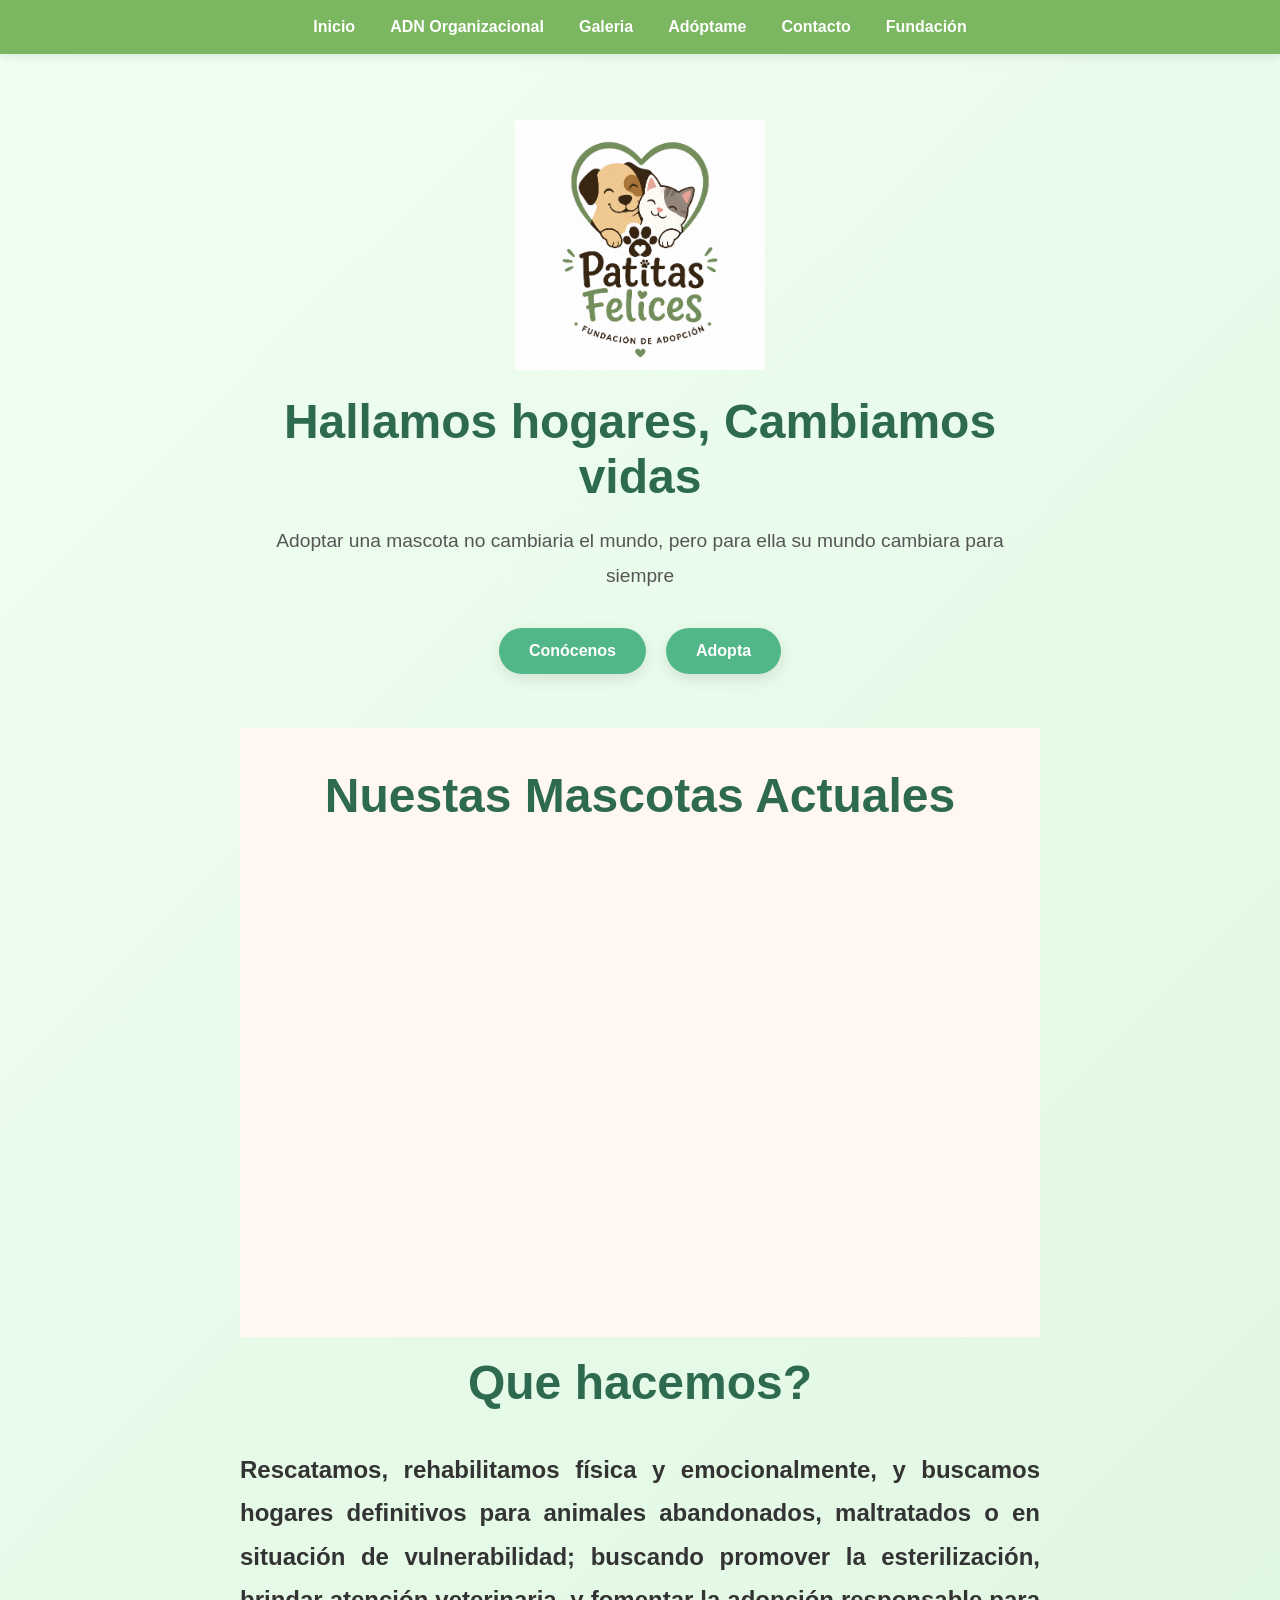
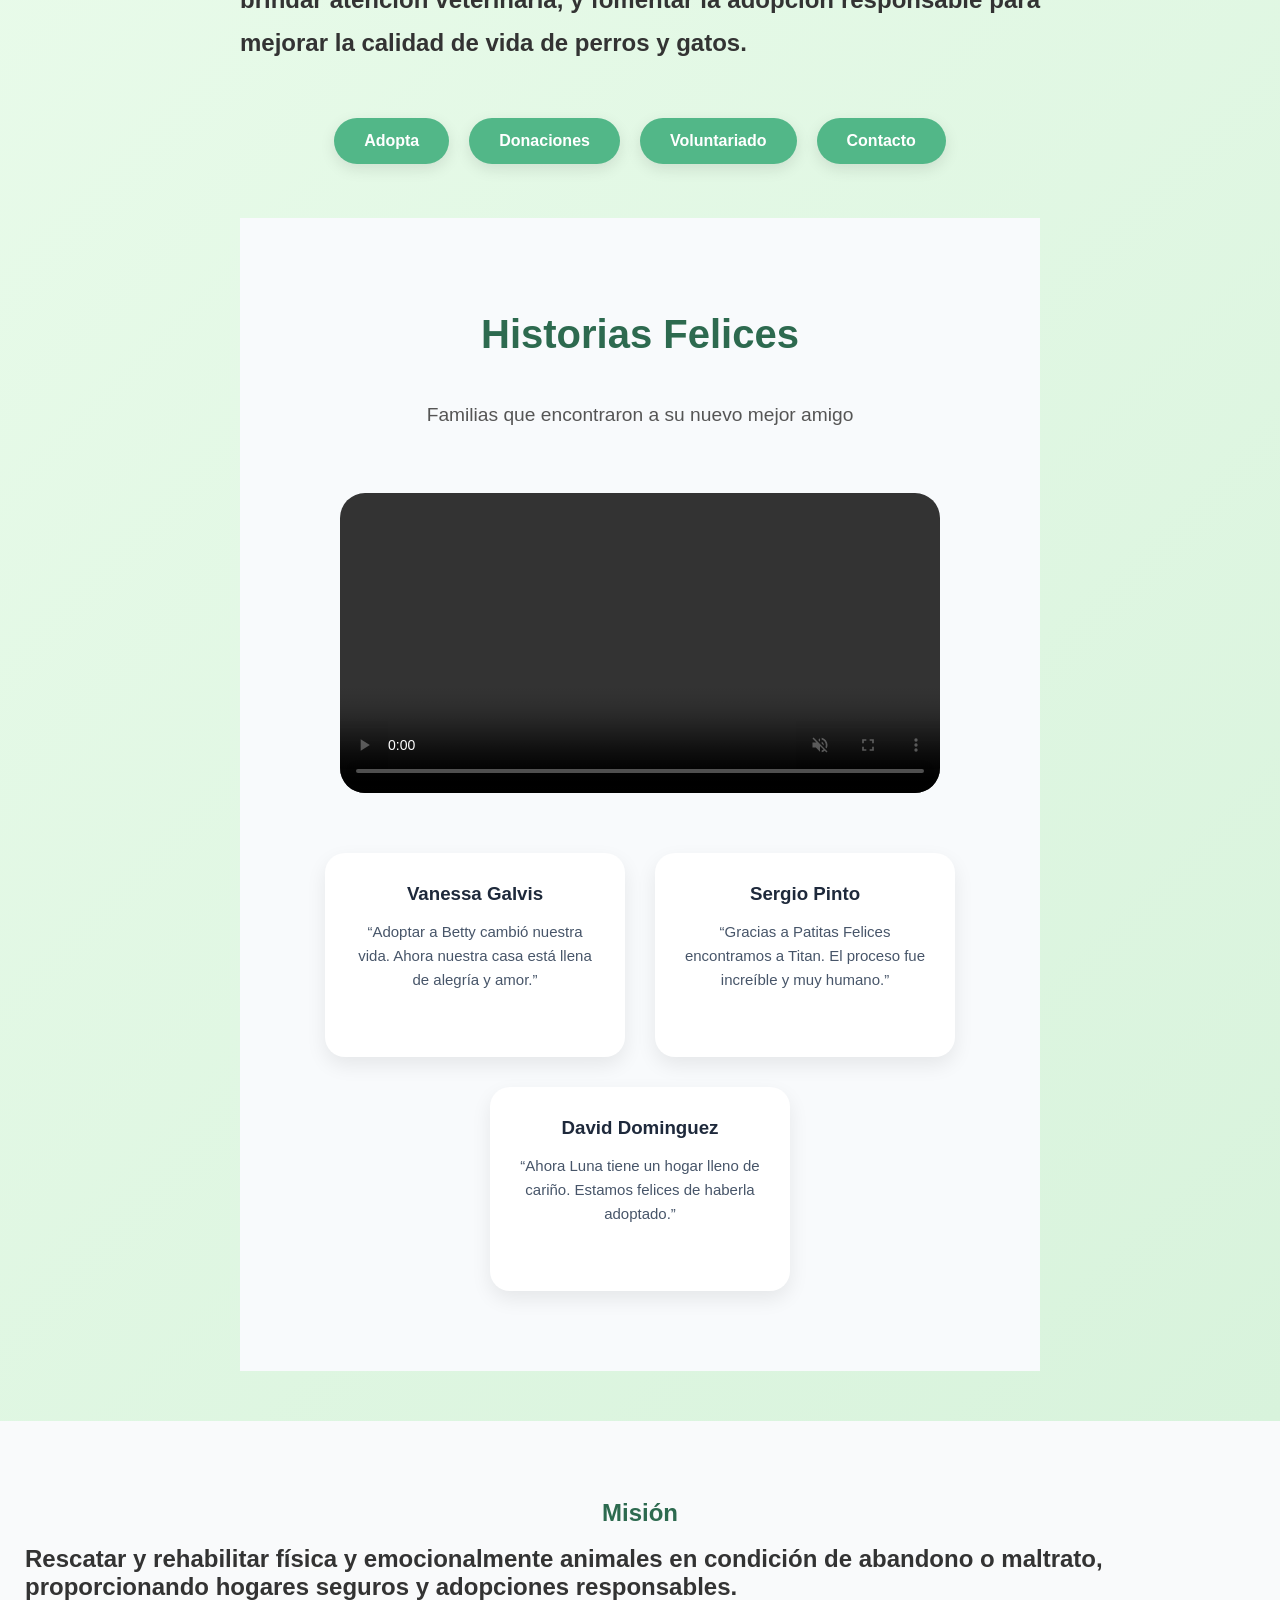
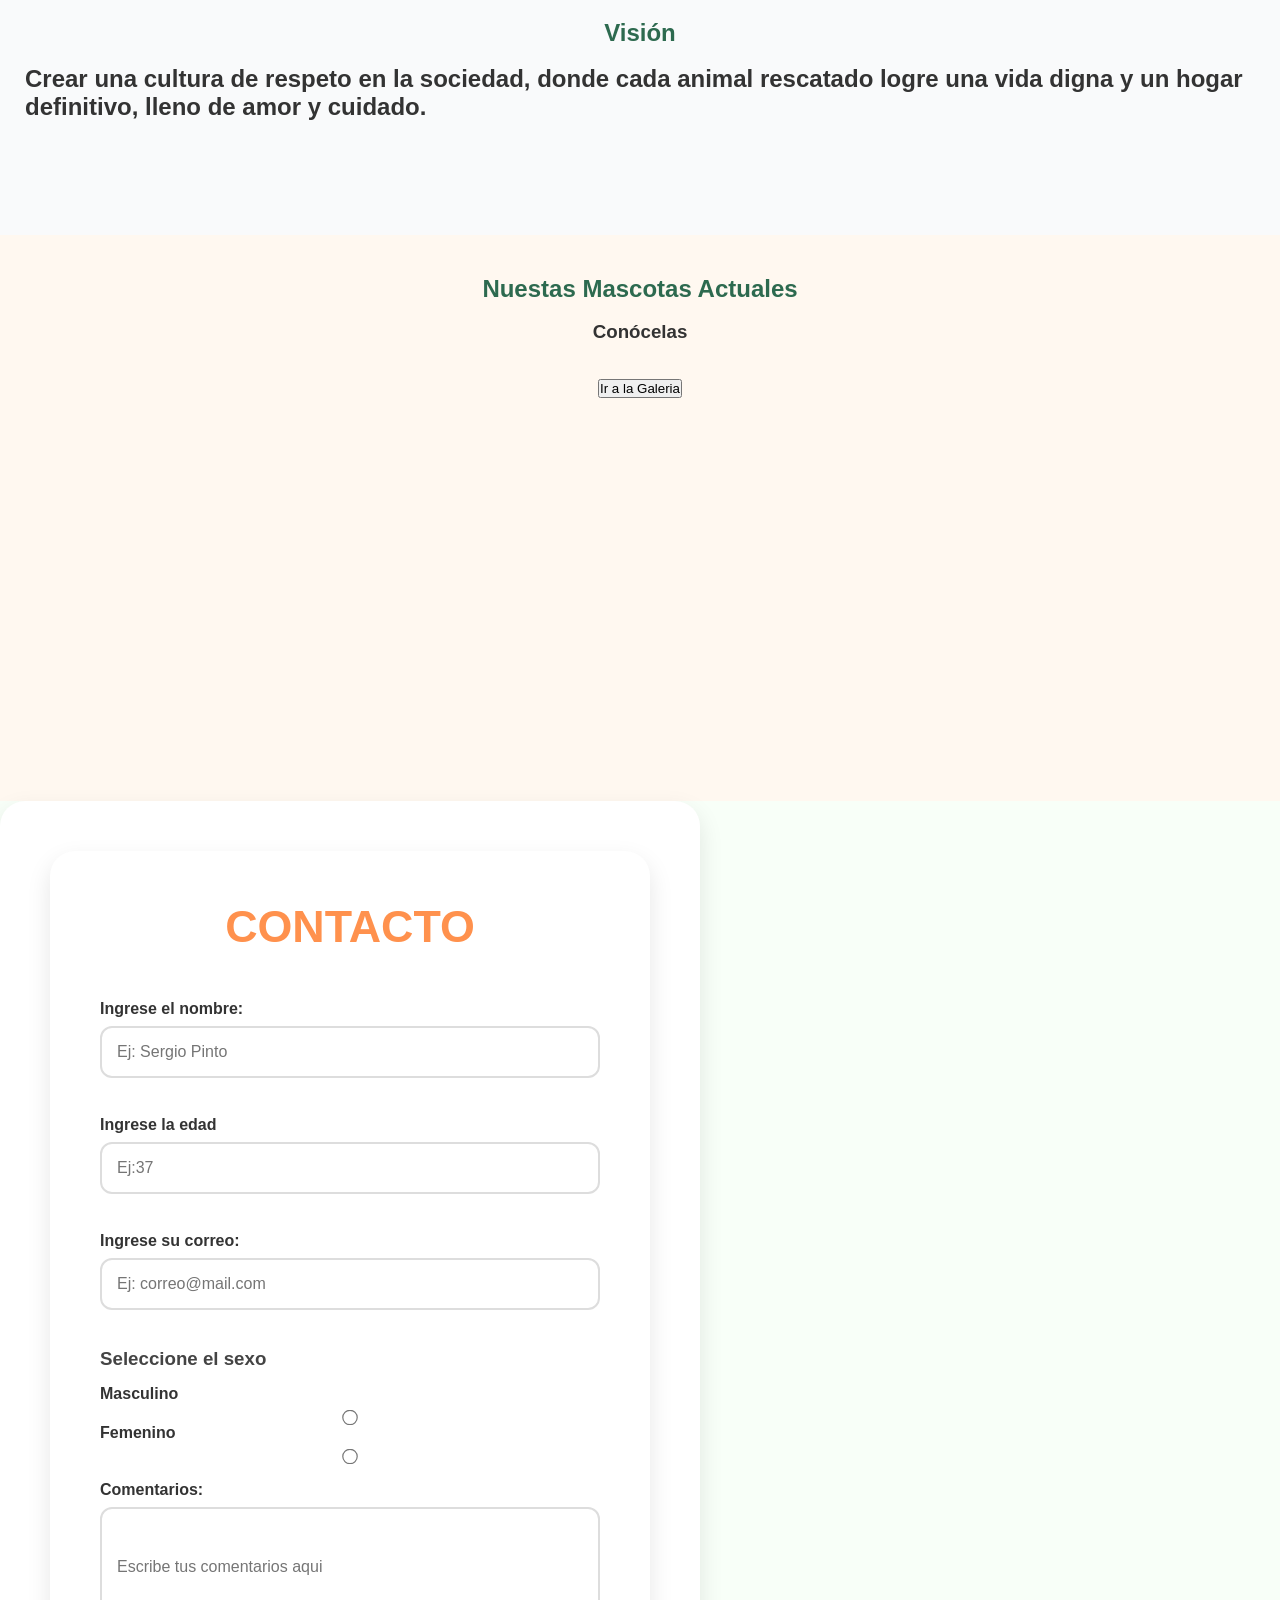
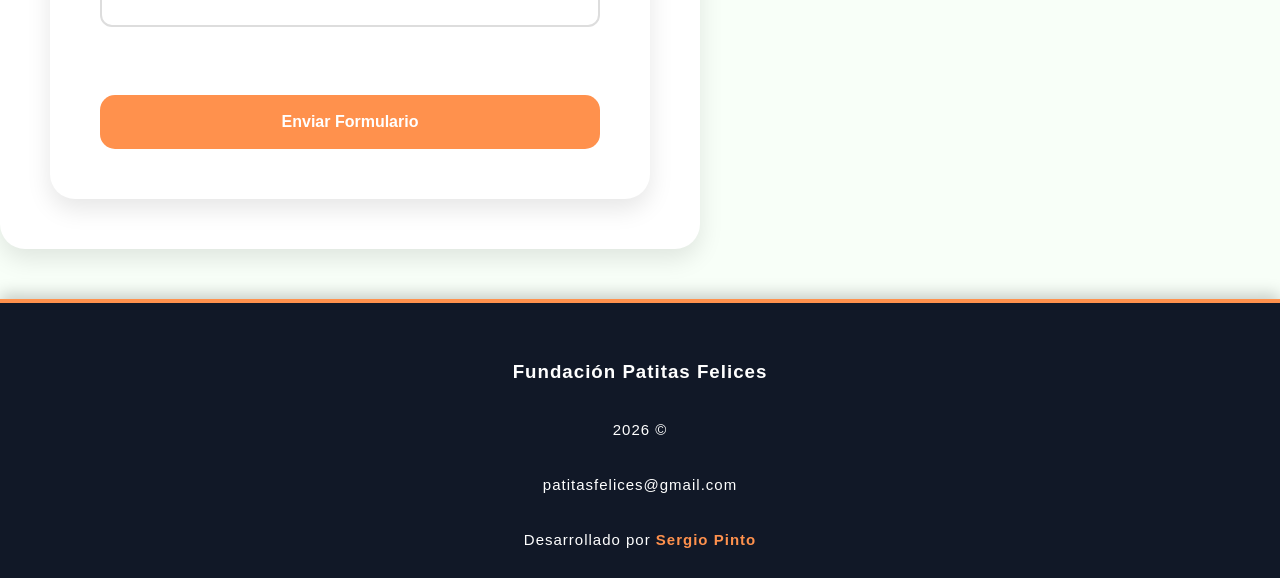
<file: index.html>
<!doctype html>
<html lang="es">
  <head>
    <meta charset="UTF-8" />
    <meta name="viewport" content="width=device-width, initial-scale=1.0" />
    <link rel="stylesheet" href="css/styles.css"/>
    <title>Fundación Patitas Felices</title>
  </head>
  <body>
    <header>
      <nav>
        <ul>
          <a class="a-encabezado" href="#home">
            <li>Inicio</li>
          </a>
          <a class="a-encabezado" href="#adnorganizacional">
            <li>ADN Organizacional</li>
          </a>
          <a class="a-encabezado" href="#galeria">
            <li>Galeria</li>
          </a>
          <a class="a-encabezado" href="adoptame.html">
            <li>Adóptame</li>
          </a>
          <a class="a-encabezado" href="#contacto">
            <li>Contacto</li>
          </a>
          <a class="a-encabezado" href="fundacion.html">
            <li>Fundación</li>
          </a>
        </ul>
      </nav>
    </header>
    <section class="home" id="home">
      <div class="home-content">
        <div id="logo-img">
          <img
            id="logo_img"
            src="img/patitasfelices.png.png"
            alt="Logo Patitas Felices"
          />
        </div>
        <h1>Hallamos hogares, Cambiamos vidas</h1>
        <p>
          Adoptar una mascota no cambiaria el mundo, pero para ella su mundo
          cambiara para siempre
        </p>
        <div class="home-buttons">
          <a href="#destacados" class="button">Conócenos</a>
          <a href="adoptame.html" class="button">Adopta</a>
        </div>
        <br>
        <br>
        <br>
      <div class="home-carrousel">
        <link rel="stylesheet" href="css/carrousel.css">
        <h1>Nuestas Mascotas Actuales</h1>
        <br>
        <br>
        <br>
        <div class="carrousel-mascotas">
          <article class="miembro">
            <img src="img/Bruma.jfif" alt="Bruma" />
            <p class="caption">Bruma</p>
          </article>
          <article class="miembro">
            <img src="img/Masha.jfif" alt="Masha" />
            <p class="caption">Masha</p>
          </article>
          <article class="miembro">
            <img src="img/Raizer.jfif" alt="Raizer" />
            <p class="caption">Raizer</p>
          </article>
          <article class="miembro">
            <img src="img/Arenita.jfif" alt="Arenita" />
            <p class="caption">Arenita</p>
          </article>
          <article class="miembro">
            <img src="img/Flofy.jfif" alt="Flofy" />
            <p class="caption">Flofy</p>
          </article>
          <article class="miembro">
            <img src="img/Bella.jfif" alt="Bella" />
            <p class="caption">Bella</p>
          </article>
          <article class="miembro">
            <img src="img/Thanos.jfif" alt="Thanos" />
            <p class="caption">Thanos</p>
          </article>
          <article class="miembro">
            <img src="img/Zary.jfif" alt="Zary" />
            <p class="caption">Zary</p>
          </article>
        </div>
      </div>
      <div class="destacados" id="destacados">
        <br>
        <h1>Que hacemos?</h1>
        <br>
        <h2>Rescatamos, rehabilitamos física y emocionalmente, y buscamos hogares definitivos para animales abandonados, maltratados o en situación de vulnerabilidad; buscando promover la esterilización, brindar atención veterinaria, y fomentar la adopción responsable para mejorar la calidad de vida de perros y gatos.</h2>
        <br>
        <br>
        <br>
        <div class="destacados-buttons">
          <a href="adoptame.html" class="button">Adopta</a>
          <a href="#contacto" class="button">Donaciones</a>
          <a href="#contacto" class="button">Voluntariado</a>
          <a href="#contacto" class="button">Contacto</a>
        </div>
        <br>
        <br>
        <br>
        <div class="testimonios" id="testimonios">
          <h2>Historias Felices</h2>
          <br>
          <p class="subtitulo">Familias que encontraron a su nuevo mejor amigo</p>
          <div class="video-testimonio">
            <video controls autoplay muted loop>
              <source src="video/testimonio-betty.mp4" type="video/mp4">
            </video>
          </div>
          <div class="contenedor-testimonios" id="testimonios">
            <article class="card-testimonio" id="card-testimonio">
              <h3>Vanessa Galvis</h3>
              <p>“Adoptar a Betty cambió nuestra vida. Ahora nuestra casa
                está llena de alegría y amor.”
              </p>
            </article>
            <article class="card-testimonio" id="card-testimonio">
              <h3>Sergio Pinto</h3>
              <p>“Gracias a Patitas Felices encontramos a Titan.
                El proceso fue increíble y muy humano.”
              </p>
            </article>
            <article class="card-testimonio" id="card-testimonio">
              <h3>David Dominguez</h3>
              <p> “Ahora Luna tiene un hogar lleno de cariño.
                Estamos felices de haberla adoptado.”
              </p>
            </article>
          </div>
        </div>
      </div>
    </section>
    <section class="adnorganizacional" id="adnorganizacional">
      <br>
      <h1><center>Misión</center></h1>
      <br>
      <h2>Rescatar y rehabilitar física y emocionalmente animales en condición de abandono o maltrato, proporcionando hogares seguros y adopciones responsables.</h2>
      <br>
      <h1><center>Visión</center></h1>
      <br>
      <h2>Crear una cultura de respeto en la sociedad, donde cada animal rescatado logre una vida digna y un hogar definitivo, lleno de amor y cuidado.</h2>
      <br>
      <br>
      <br>
    </section>
    <section class="galeria" id="galeria">
      <div class="home-carrousel">
        <link rel="stylesheet" href="css/carrousel.css">
        <h1>Nuestas Mascotas Actuales</h1>
        <br>
        <h3>Conócelas</h3>
        <br>
        <div class="carrousel-mascotas">
          <br>
          <a href="galeria.html"><button>Ir a la Galeria</button></a>
          <br>
          <br>
          <br>
          <article class="miembro">
            <img src="img/Bruma.jfif" alt="Bruma" />
          </article>
          <article class="miembro">
            <img src="img/Masha.jfif" alt="Masha" />
          </article>
          <article class="miembro">
            <img src="img/Raizer.jfif" alt="Raizer" />
          </article>
          <article class="miembro">
            <img src="img/Arenita.jfif" alt="Arenita" />
          </article>
          <article class="miembro">
            <img src="img/Flofy.jfif" alt="Flofy" />
          </article>
          <article class="miembro">
            <img src="img/Bella.jfif" alt="Bella" />
          </article>
          <article class="miembro">
            <img src="img/Thanos.jfif" alt="Thanos" />
          </article>
          <article class="miembro">
            <img src="img/Zary.jfif" alt="Zary" />
          </article>
        </div>
    </section>
    <section class="contacto" id="contacto">
      <section id="contacto">
        <h2>CONTACTO</h2>
        <br />
        <form action="/table.html" method="">
          <label for="txt-nombre">Ingrese el nombre:</label>
          <input id="txt-nombre" type="text" placeholder="Ej: Sergio Pinto" />
          <br />
          <label for="inpt-edad">Ingrese la edad</label>
          <input type="number" id="inpt-edad" placeholder="Ej:37" />
          <br />
          <label for="txt-email">Ingrese su correo:</label>
          <input
            type="email"
            id="txt-email"
            placeholder="Ej: correo@mail.com"
          />
          <br />
          <h3>Seleccione el sexo</h3>
          <label for="radio-masculino">Masculino</label>
          <input type="radio" id="radio-masculino" name="opciones-sexo" />
          <label for="radio-femenino">Femenino</label>
          <input type="radio" id="radio-femenino" name="opciones-sexo" />
          <br />
          <label for="comentarios">Comentarios:</label>
          <input
            type="text"
            id="comentarios"
            name="comentarios"
            placeholder="Escribe tus comentarios aqui"
          />
          <br />
          <input type="submit" value="Enviar Formulario" />
        </form>
      </section>
    </section>
    <footer>
      <br />
      <h3>Fundación Patitas Felices</h3>
      <br />
      <p>2026 ©</p>
      <br />
      <p>patitasfelices@gmail.com</p>
      <br>
      <p>
        Desarrollado por 
        <a href="https://github.com/Spinto-cloud" target="_blank">Sergio Pinto</a>
      </p>
    </footer>
  </body>
</html>
</file>
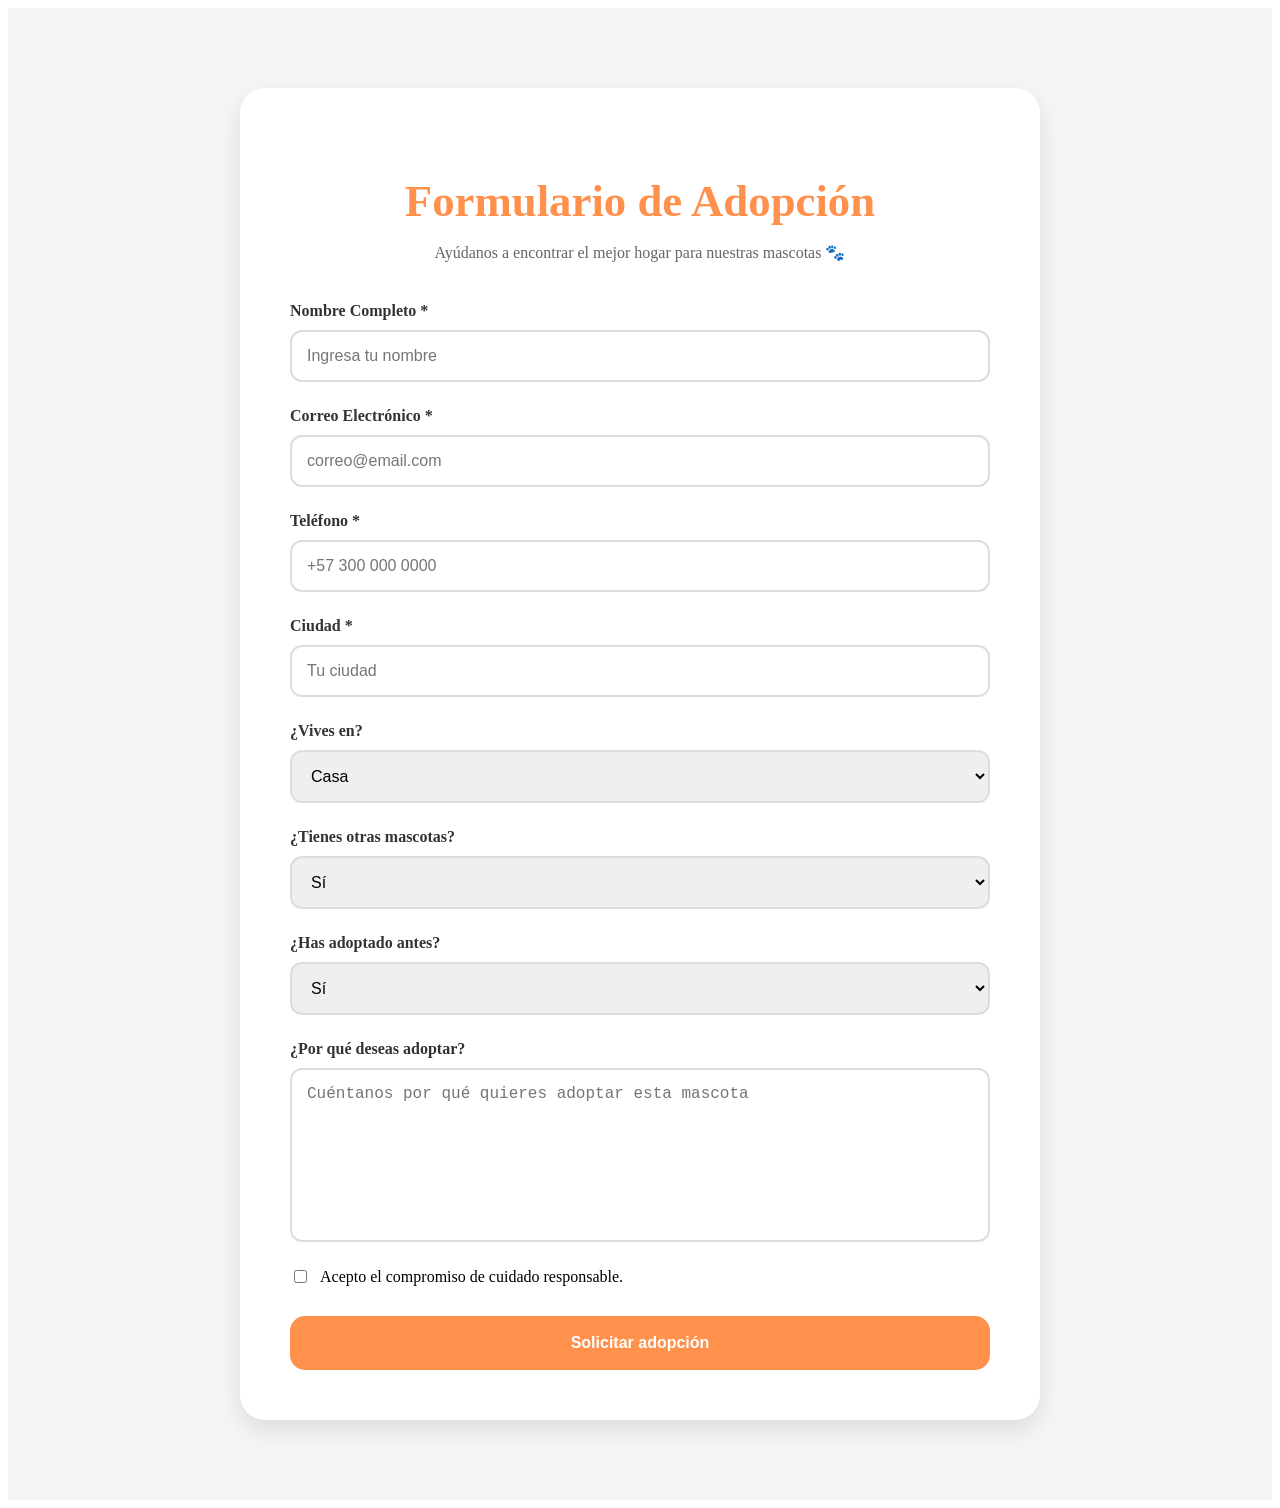
<file: adoptame.html>
<!doctype html>
<html lang="es">
  <head>
    <meta charset="UTF-8" />
    <meta name="viewport" content="width=device-width, initial-scale=1.0" />
    <title>Formulario de adopción</title>
    <link rel="stylesheet" href="css/adoptame.css"
  </head>
  <body>
    <section class="form-adopcion">
      <div class="contenedor-formulario">
        <h1>Formulario de Adopción</h1>
        <p>Ayúdanos a encontrar el mejor hogar para nuestras mascotas 🐾</p>

        <form>
          <!-- DATOS PERSONALES -->
          <div class="grupo-formulario">
            <label>Nombre Completo *</label>
            <input type="text" placeholder="Ingresa tu nombre" />
          </div>

          <div class="grupo-formulario">
            <label>Correo Electrónico *</label>
            <input type="email" placeholder="correo@email.com" />
          </div>

          <div class="grupo-formulario">
            <label>Teléfono *</label>
            <input type="tel" placeholder="+57 300 000 0000" />
          </div>

          <div class="grupo-formulario">
            <label>Ciudad *</label>
            <input type="text" placeholder="Tu ciudad" />
          </div>

          <!-- INFORMACIÓN DEL HOGAR -->
          <div class="grupo-formulario">
            <label>¿Vives en?</label>

            <select>
              <option>Casa</option>
              <option>Apartamento</option>
              <option>Finca</option>
            </select>
          </div>

          <div class="grupo-formulario">
            <label>¿Tienes otras mascotas?</label>

            <select>
              <option>Sí</option>
              <option>No</option>
            </select>
          </div>

          <!-- EXPERIENCIA -->
          <div class="grupo-formulario">
            <label>¿Has adoptado antes?</label>

            <select>
              <option>Sí</option>
              <option>No</option>
            </select>
          </div>

          <!-- MENSAJE -->
          <div class="grupo-formulario">
            <label>¿Por qué deseas adoptar?</label>

            <textarea
              placeholder="Cuéntanos por qué quieres adoptar esta mascota"
            ></textarea>
          </div>

          <!-- CHECKBOX -->
          <div class="checkbox">
            <input type="checkbox" />
            <span>Acepto el compromiso de cuidado responsable.</span>
          </div>

          <!-- BOTÓN -->
          <button type="submit">Solicitar adopción</button>
        </form>
      </div>
    </section>
  </body>
</html>
</file>
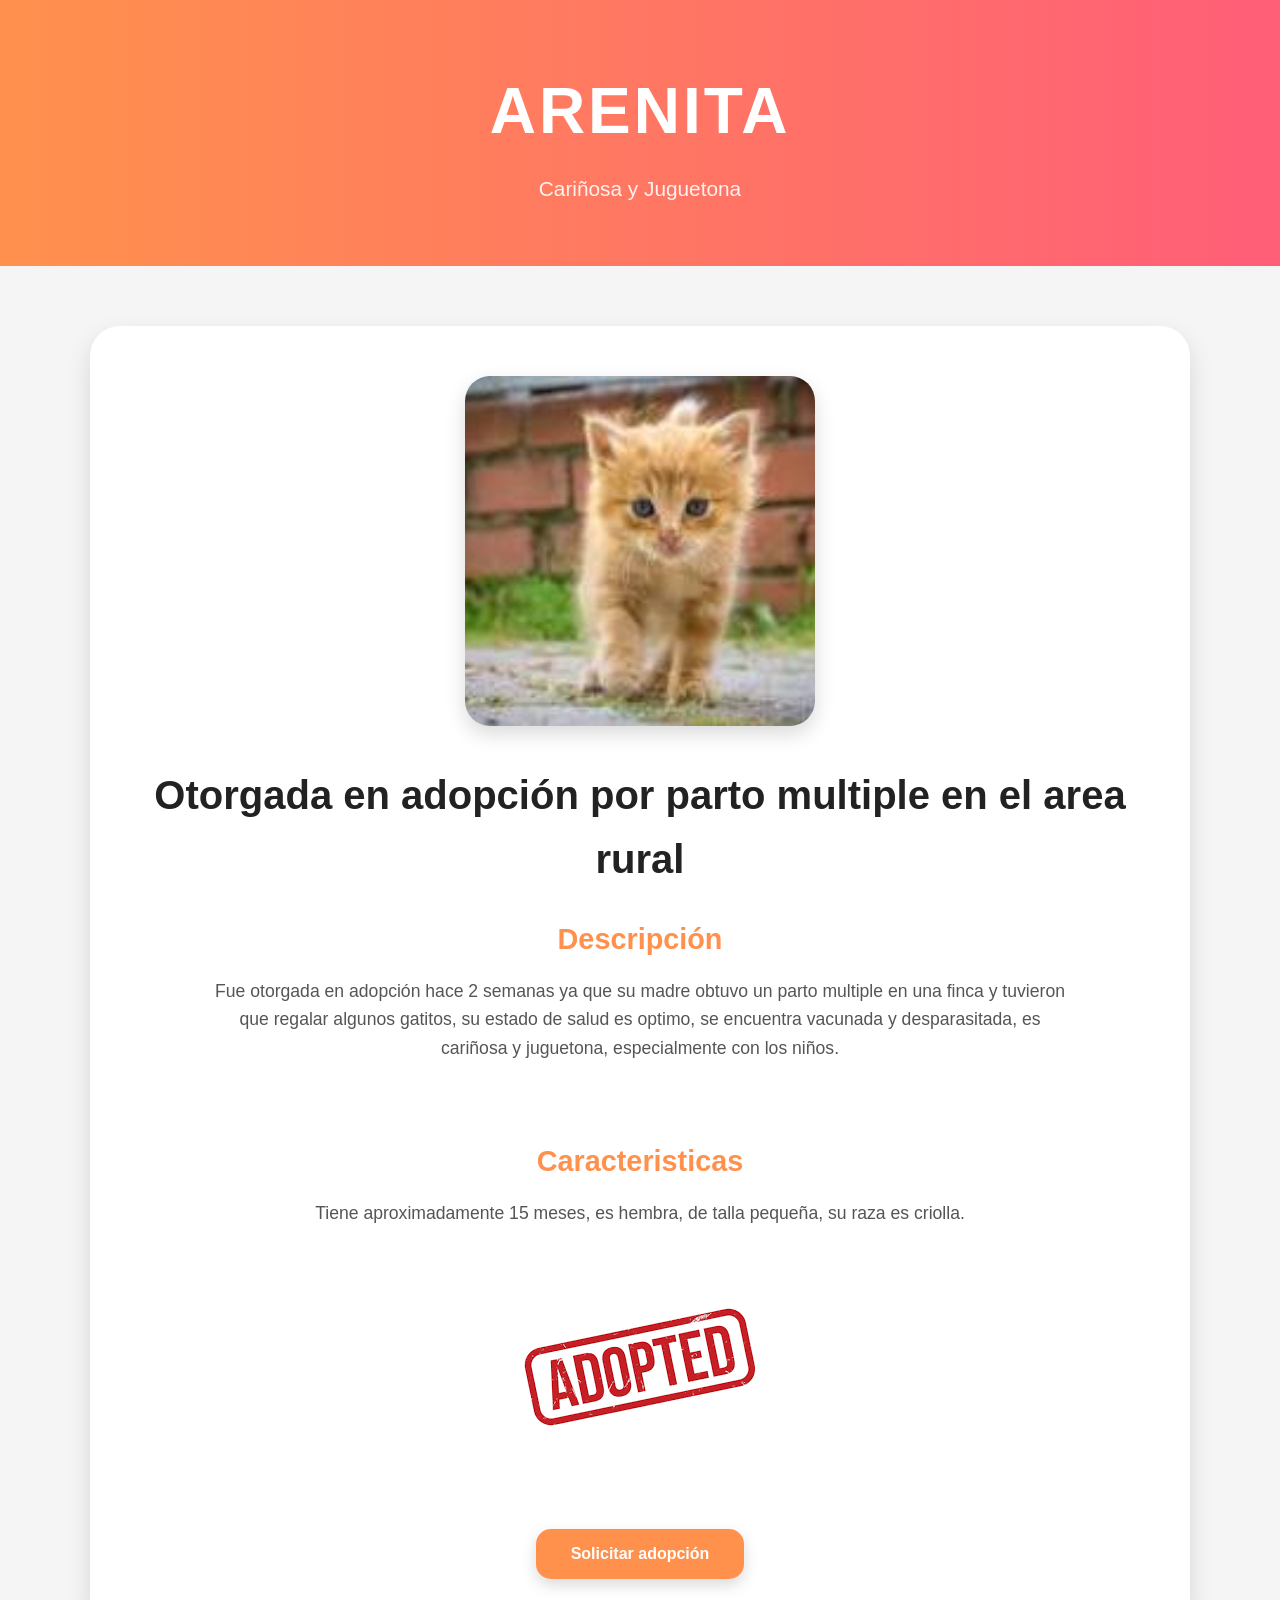
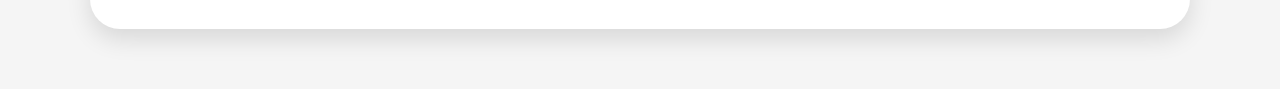
<file: arenita.html>
<!doctype html>
<html lang="es">
  <head>
    <meta charset="UTF-8" />
    <meta name="viewport" content="width=device-width, initial-scale=1.0" />
    <title>ARENITA</title>
    <link rel="stylesheet" href="css/animales.css" />
  </head>
  <body>
    <header>
      <h1>ARENITA</h1>
      <p>Cariñosa y Juguetona</p>
    </header>
    <section class="home" id="home">
      <div class="home-content">
        <div id="logo-img">
          <img id="Bruma" src="img/Arenita.jfif" alt="Arenita" />
        </div>
        <h1>Otorgada en adopción por parto multiple en el area rural</h1>
        <h2>Descripción</h2>
        <p>
          Fue otorgada en adopción hace 2 semanas ya que su madre obtuvo un
          parto multiple en una finca y tuvieron que regalar algunos gatitos, su
          estado de salud es optimo, se encuentra vacunada y desparasitada, es
          cariñosa y juguetona, especialmente con los niños.
        </p>
        <br />
        <br />
        <h2>Caracteristicas</h2>
        <p>
          Tiene aproximadamente 15 meses, es hembra, de talla pequeña, su raza
          es criolla.
        </p>
        <br />
        <br />
        <div id="logo-img">
          <img id="adoptada" src="img/adopted.png" alt="ADOPTADA" />
        </div>
        <a href="adoptame.html">
          <button>Solicitar adopción</button>
        </a>
      </div>
    </section>
  </body>
</html>
</file>
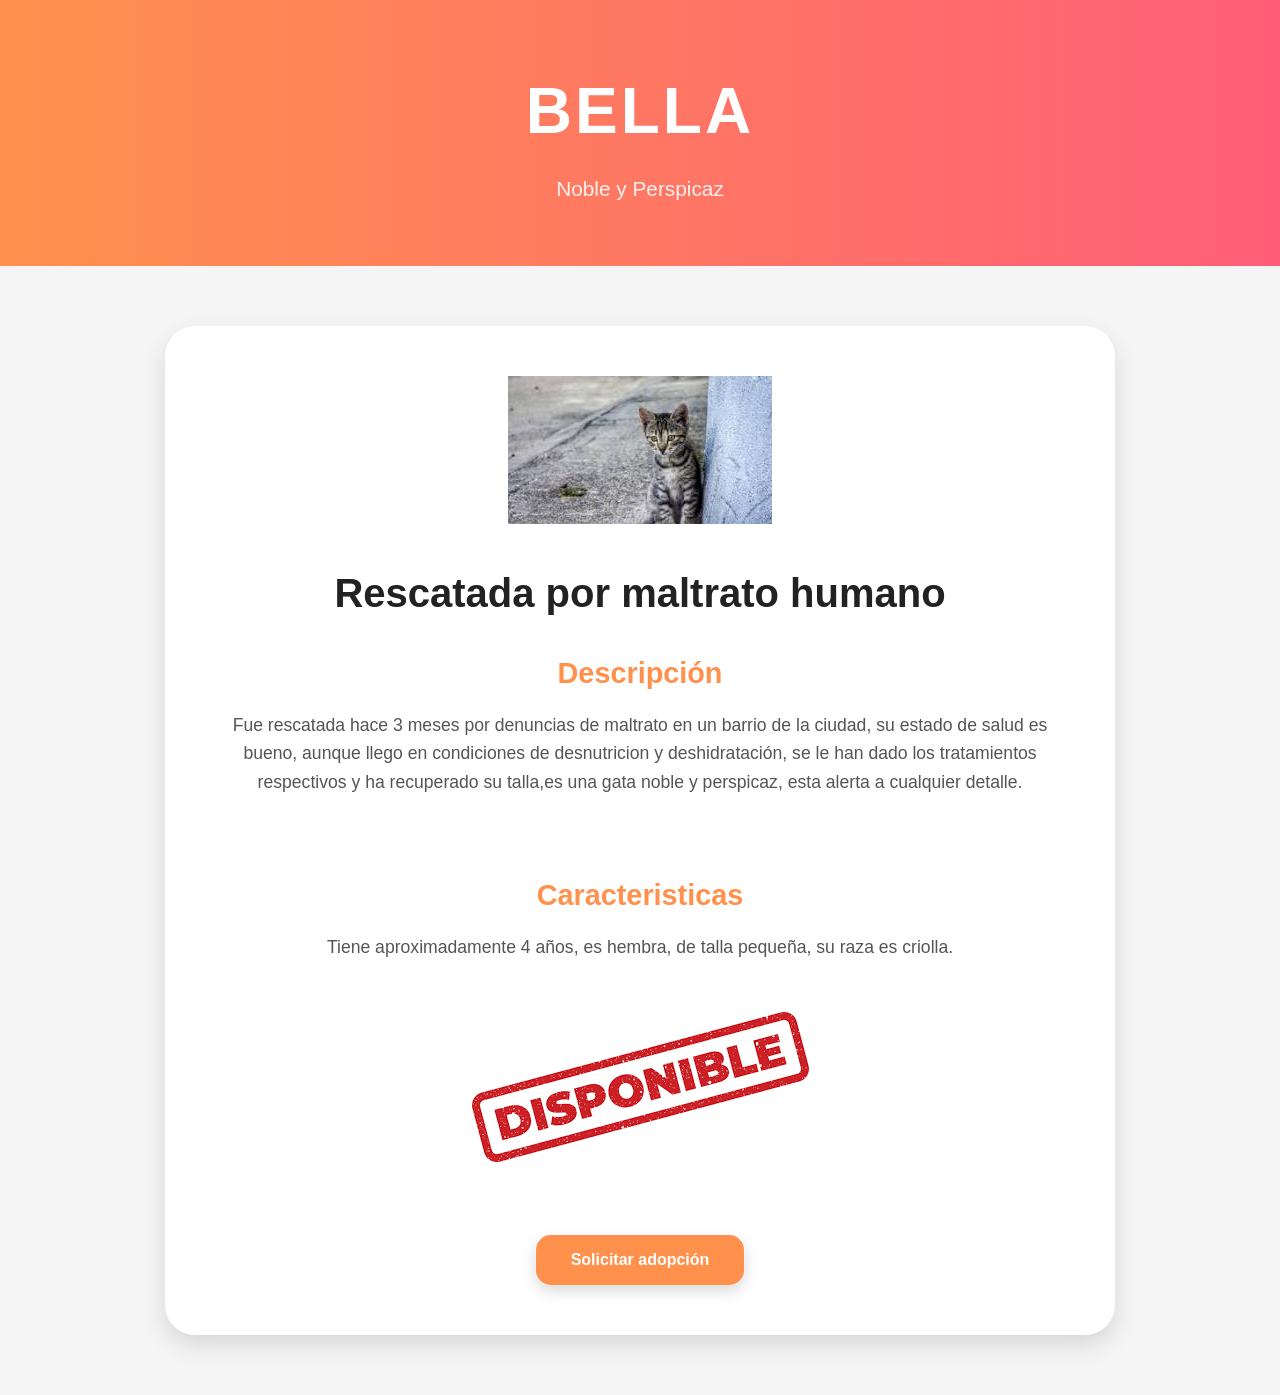
<file: bella.html>
<!doctype html>
<html lang="es">
  <head>
    <meta charset="UTF-8" />
    <meta name="viewport" content="width=device-width, initial-scale=1.0" />
    <title>BELLA</title>
    <link rel="stylesheet" href="css/animales.css" />
  </head>
  <body>
    <header>
      <h1>BELLA</h1>
      <p>Noble y Perspicaz</p>
    </header>
    <section class="home" id="home">
      <div class="home-content">
        <div id="logo-img">
          <img id="Bella" src="img/Bella.jfif" alt="BELLA" />
        </div>
        <h1>Rescatada por maltrato humano</h1>
        <h2>Descripción</h2>
        <p>
          Fue rescatada hace 3 meses por denuncias de maltrato en un barrio de
          la ciudad, su estado de salud es bueno, aunque llego en condiciones de
          desnutricion y deshidratación, se le han dado los tratamientos
          respectivos y ha recuperado su talla,es una gata noble y perspicaz,
          esta alerta a cualquier detalle.
        </p>
        <br />
        <br />
        <h2>Caracteristicas</h2>
        <p>
          Tiene aproximadamente 4 años, es hembra, de talla pequeña, su raza es
          criolla.
        </p>
        <br />
        <br />
        <div id="logo-img">
          <img id="disponible" src="img/disponible.png" alt="DISPONIBLE" />
        </div>
        <a href="adoptame.html">
          <button>Solicitar adopción</button>
        </a>
      </div>
    </section>
  </body>
</html>
</file>
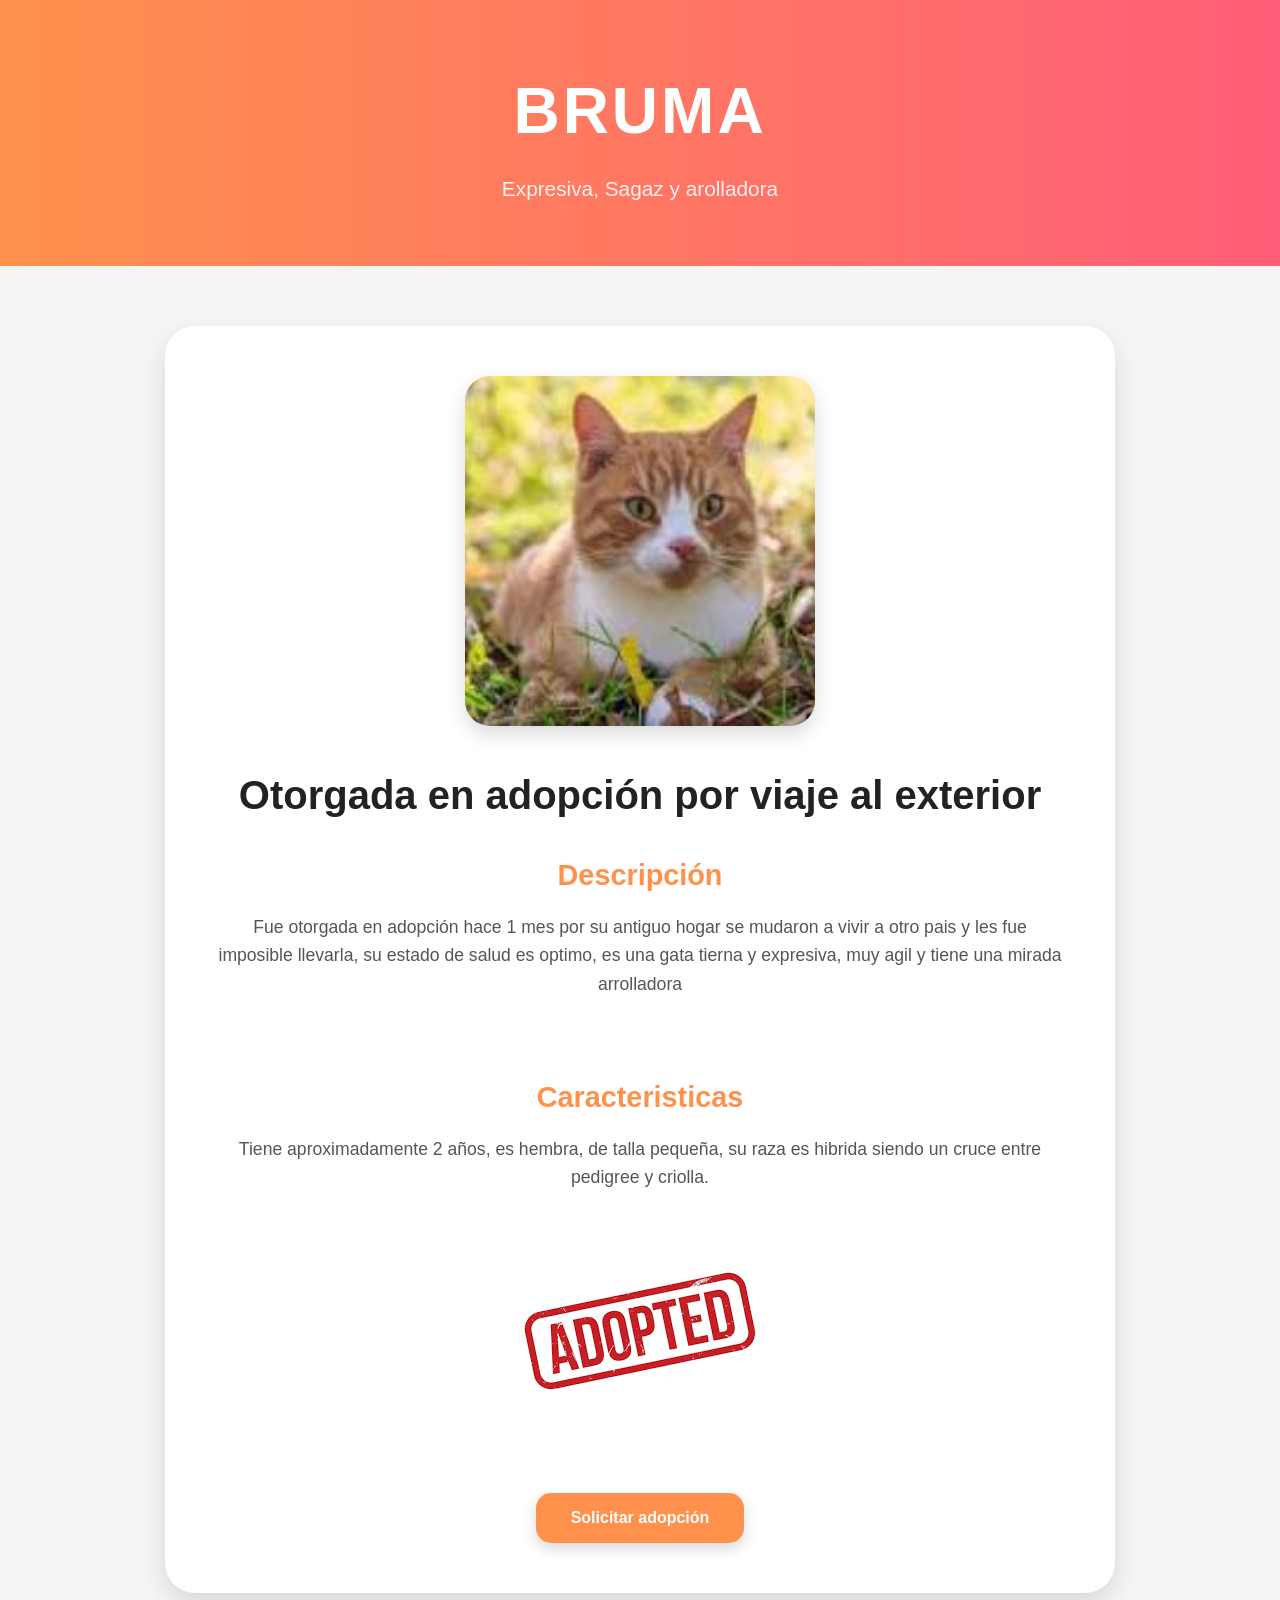
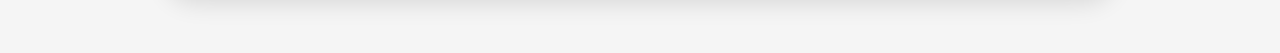
<file: bruma.html>
<!doctype html>
<html lang="es">
  <head>
    <meta charset="UTF-8" />
    <meta name="viewport" content="width=device-width, initial-scale=1.0" />
    <title>BRUMA</title>
    <link rel="stylesheet" href="css/animales.css" />
  </head>
  <body>
    <header>
      <h1>BRUMA</h1>
      <p>Expresiva, Sagaz y arolladora</p>
    </header>
    <section class="home" id="home">
      <div class="home-content">
        <div id="logo-img">
          <img id="Bruma" src="img/Bruma.jfif" alt="BRUMA" />
        </div>
        <h1>Otorgada en adopción por viaje al exterior</h1>
        <h2>Descripción</h2>
        <p>
          Fue otorgada en adopción hace 1 mes por su antiguo hogar se mudaron a
          vivir a otro pais y les fue imposible llevarla, su estado de salud es
          optimo, es una gata tierna y expresiva, muy agil y tiene una mirada
          arrolladora
        </p>
        <br />
        <br />
        <h2>Caracteristicas</h2>
        <p>
          Tiene aproximadamente 2 años, es hembra, de talla pequeña, su raza es
          hibrida siendo un cruce entre pedigree y criolla.
        </p>
        <br />
        <br />
        <div id="logo-img">
          <img id="adoptada" src="img/adopted.png" alt="ADOPTADA" />
        </div>
        <a href="adoptame.html">
          <button>Solicitar adopción</button>
        </a>
      </div>
    </section>
  </body>
</html>
</file>
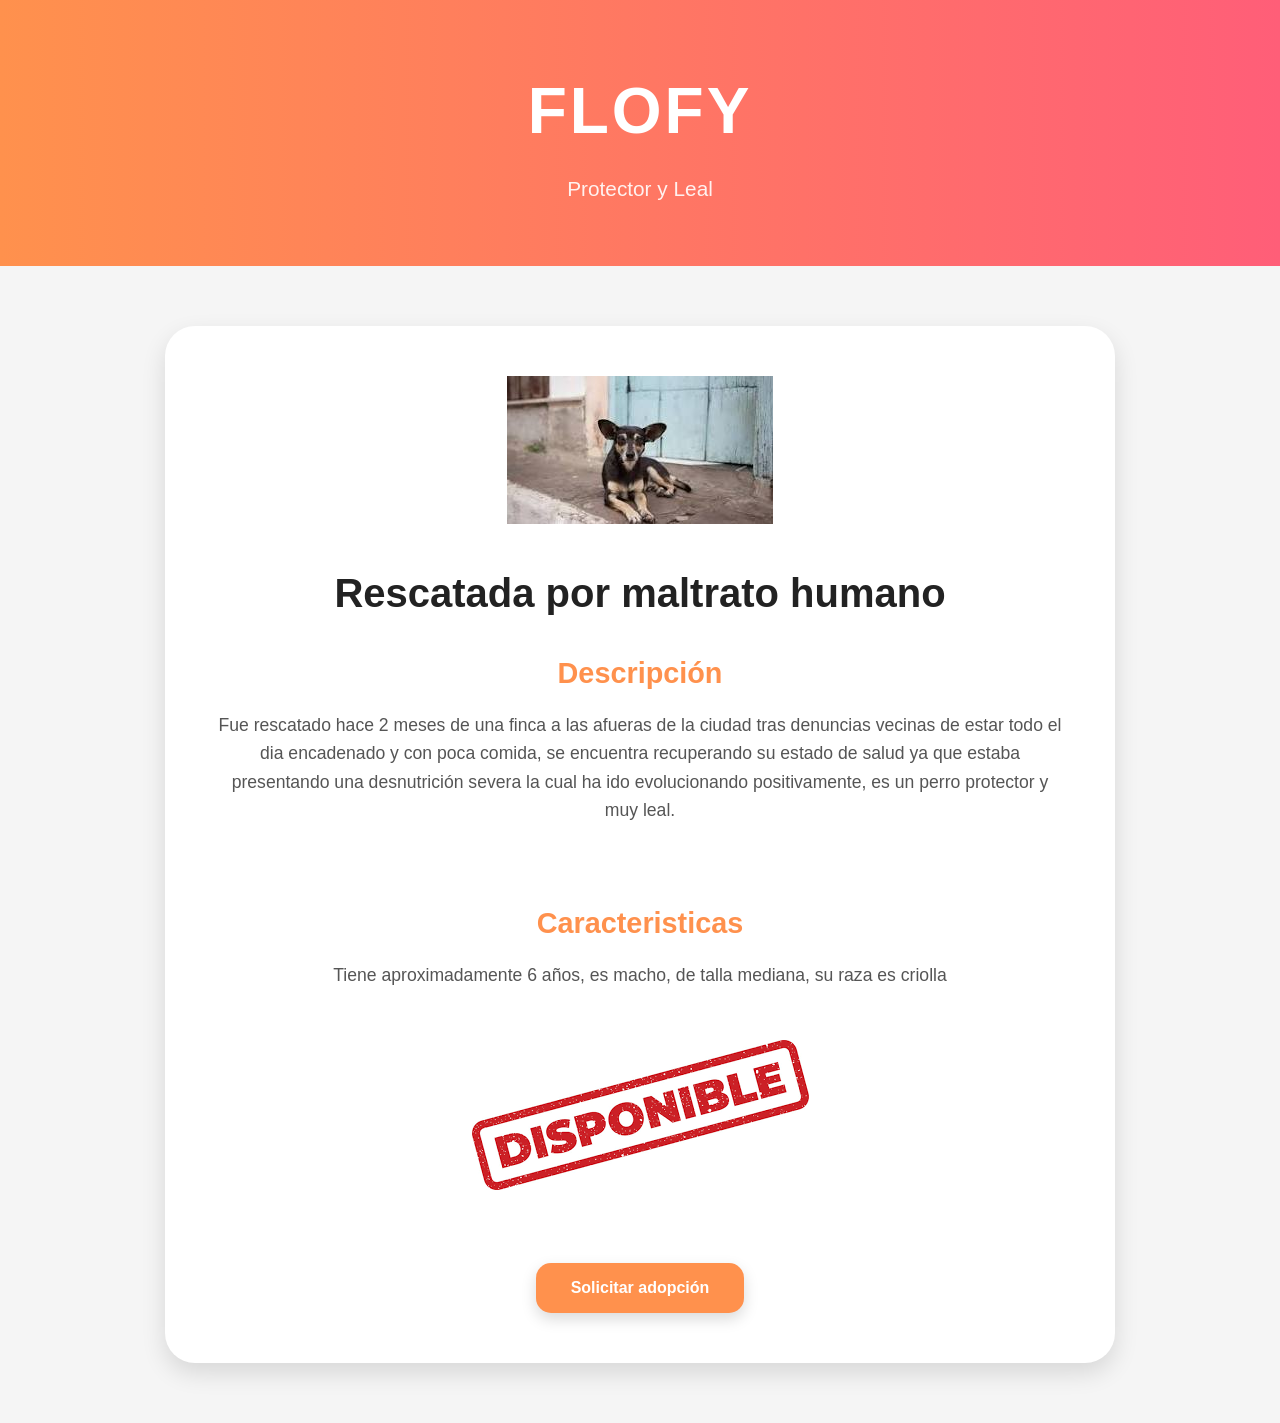
<file: flofy.html>
<!doctype html>
<html lang="es">
  <head>
    <meta charset="UTF-8" />
    <meta name="viewport" content="width=device-width, initial-scale=1.0" />
    <title>FLOFY</title>
    <link rel="stylesheet" href="css/animales.css" />
  </head>
  <body>
    <header>
      <h1>FLOFY</h1>
      <p>Protector y Leal</p>
    </header>
    <section class="home" id="home">
      <div class="home-content">
        <div id="logo-img">
          <img id="Flofy" src="img/Flofy.jfif" alt="FLOFY" />
        </div>
        <h1>Rescatada por maltrato humano</h1>
        <h2>Descripción</h2>
        <p>
          Fue rescatado hace 2 meses de una finca a las afueras de la ciudad
          tras denuncias vecinas de estar todo el dia encadenado y con poca
          comida, se encuentra recuperando su estado de salud ya que estaba
          presentando una desnutrición severa la cual ha ido evolucionando
          positivamente, es un perro protector y muy leal.
        </p>
        <br />
        <br />
        <h2>Caracteristicas</h2>
        <p>
          Tiene aproximadamente 6 años, es macho, de talla mediana, su raza es
          criolla
        </p>
        <br />
        <br />
        <div id="logo-img">
          <img id="disponible" src="img/disponible.png" alt="DISPONIBLE" />
        </div>
        <a href="adoptame.html">
          <button>Solicitar adopción</button>
        </a>
      </div>
    </section>
  </body>
</html>
</file>
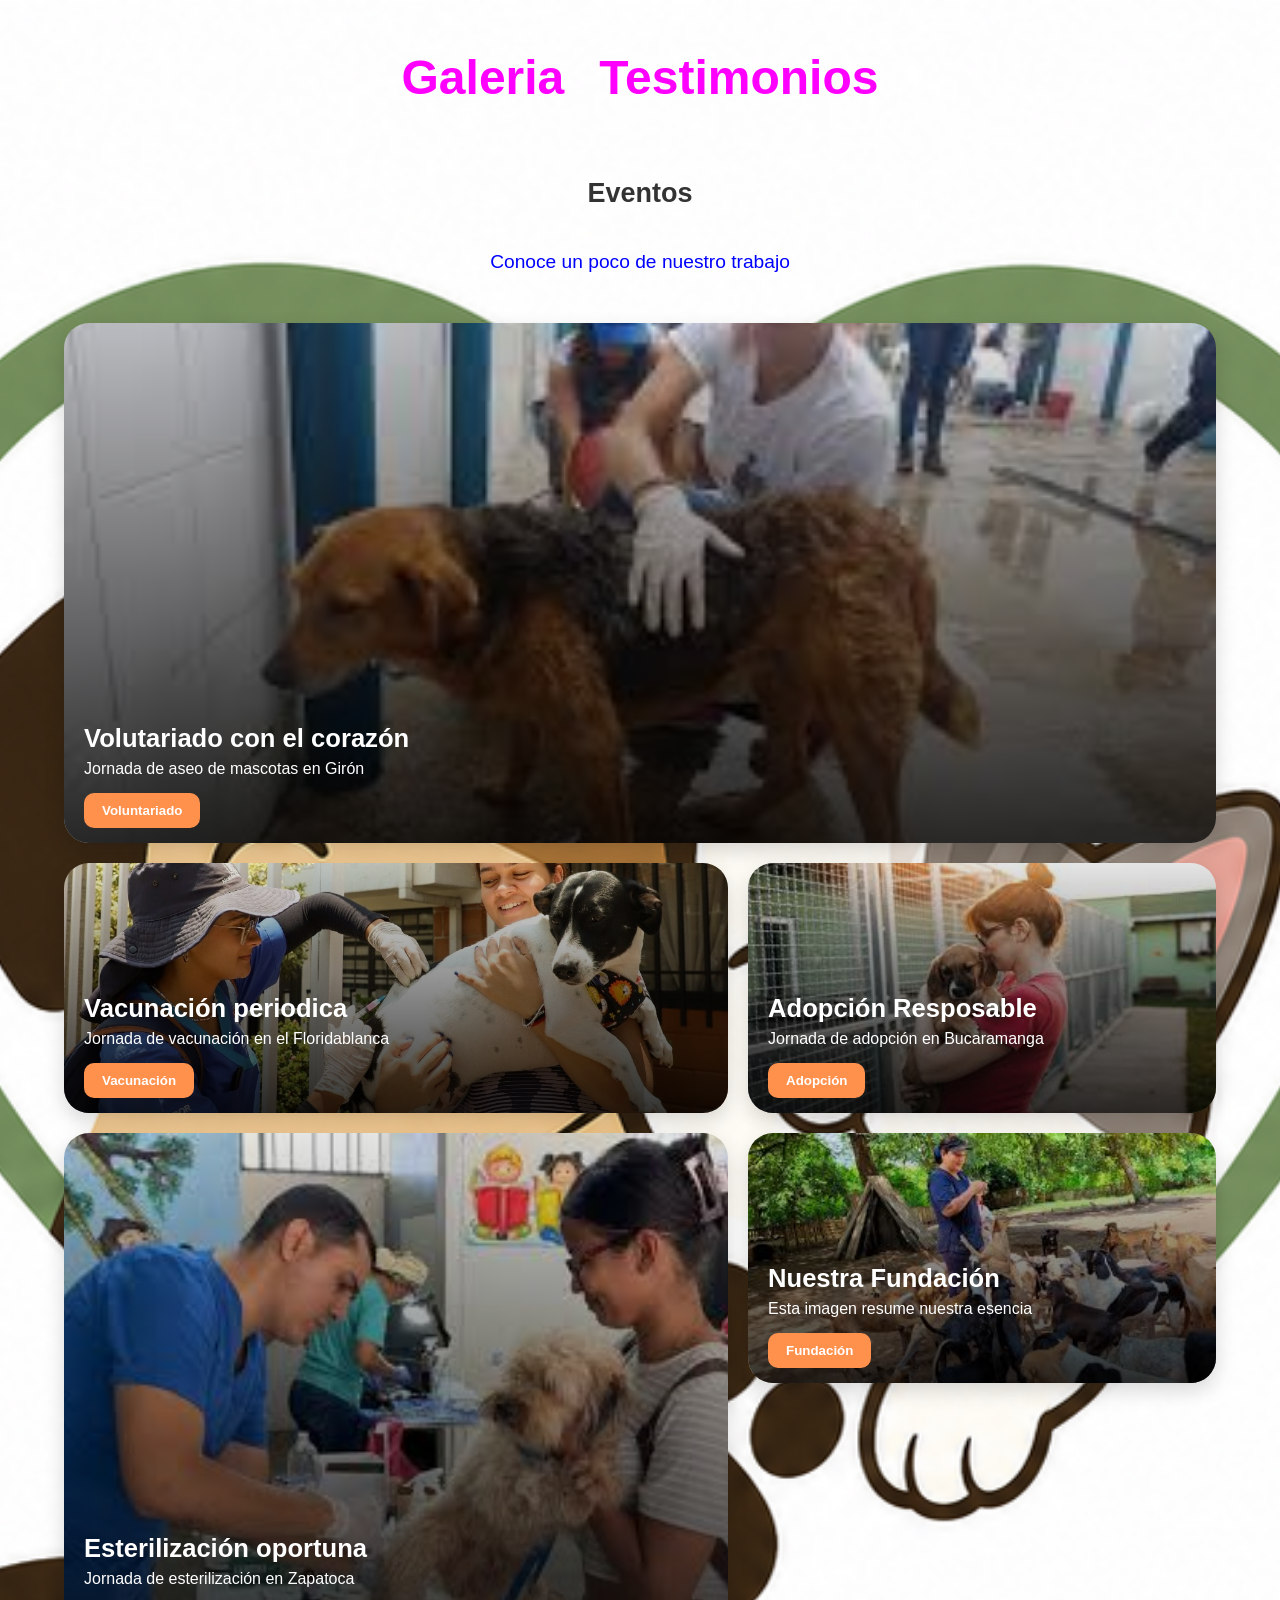
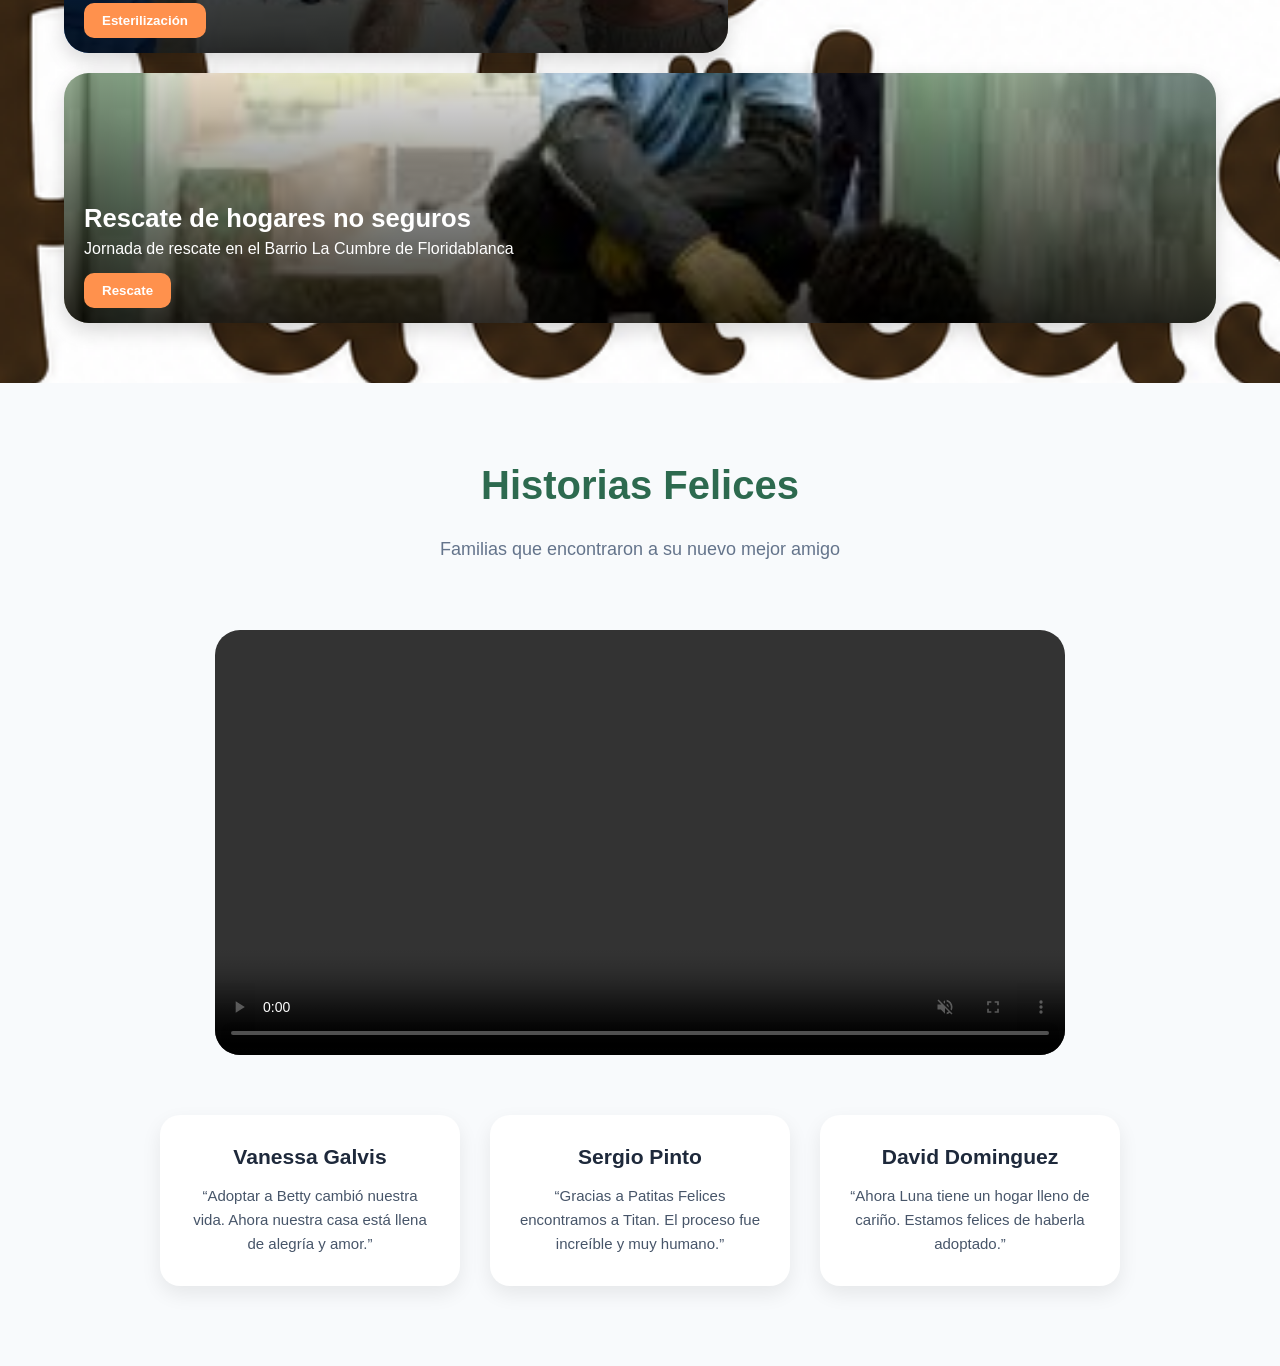
<file: fundacion.html>
<!doctype html>
<html lang="es">
  <head>
    <meta charset="UTF-8" />
    <meta name="viewport" content="width=device-width, initial-scale=1.0" />
    <title>Nuestra Fundación</title>
    <link rel="stylesheet" href="css/fundacion.css" />
  </head>
  <body>
    <header>
      <nav>
        <ul>
          <a class="a-encabezado" href="#contenedor-equipo">
            <li><h1>Galeria</h1></li>
          </a>
          <a class="a-encabezado" href="#testimonios">
            <li><h1>Testimonios</h1></li>
          </a>
        </ul>
      </nav>
      <br />
      <br />
      <br />
      <h2>Eventos</h2>
      <br />
      <br />
      <p>Conoce un poco de nuestro trabajo</p>
    </header>
    <main>
      <section id="contenedor-equipo">
        <article class="miembro">
          <img src="img/voluntariado.jfif" alt="Voluntariado" />
          <h2>Volutariado con el corazón</h2>
          <h3>Jornada de aseo de mascotas en Girón</h3>
          <a href="index.html"><button>Voluntariado</button></a>
        </article>
        <article class="miembro">
          <img src="img/Vacunacion.jpeg" alt="Vacunación" />
          <h2>Vacunación periodica</h2>
          <h3>Jornada de vacunación en el Floridablanca</h3>
          <a href="index.html"><button>Vacunación</button></a>
        </article>
        <article class="miembro">
          <img src="img/adopcion.jfif" alt="Adopción" />
          <h2>Adopción Resposable</h2>
          <h3>Jornada de adopción en Bucaramanga</h3>
          <a href="index.html"><button>Adopción</button></a>
        </article>
        <article class="miembro">
          <img src="img/esterilizacion.jfif" alt="Esterilizacion" />
          <h2>Esterilización oportuna</h2>
          <h3>Jornada de esterilización en Zapatoca</h3>
          <a href="index.html"><button>Esterilización</button></a>
        </article>
        <article class="miembro">
          <img src="img/fundacion.jfif" alt="Fundación" />
          <h2>Nuestra Fundación</h2>
          <h3>Esta imagen resume nuestra esencia</h3>
          <a href="index.html"><button>Fundación</button></a>
        </article>
        <article class="miembro">
          <img src="img/rescate.jfif" alt="Rescate" />
          <h2>Rescate de hogares no seguros</h2>
          <h3>Jornada de rescate en el Barrio La Cumbre de Floridablanca</h3>
          <a href="index.html"><button>Rescate</button></a>
        </article>
      </section>
      <section class="testimonios" id="testimonios">
        <h2>Historias Felices</h2>
        <br />
        <p class="subtitulo">Familias que encontraron a su nuevo mejor amigo</p>
        <div class="video-testimonio">
          <video controls autoplay muted loop>
            <source src="video/testimonio-betty.mp4" type="video/mp4" />
          </video>
        </div>
        <div class="contenedor-testimonios" id="testimonios">
          <article class="card-testimonio" id="card-testimonio">
            <h3>Vanessa Galvis</h3>
            <p>
              “Adoptar a Betty cambió nuestra vida. Ahora nuestra casa está
              llena de alegría y amor.”
            </p>
          </article>
          <article class="card-testimonio" id="card-testimonio">
            <h3>Sergio Pinto</h3>
            <p>
              “Gracias a Patitas Felices encontramos a Titan. El proceso fue
              increíble y muy humano.”
            </p>
          </article>
          <article class="card-testimonio" id="card-testimonio">
            <h3>David Dominguez</h3>
            <p>
              “Ahora Luna tiene un hogar lleno de cariño. Estamos felices de
              haberla adoptado.”
            </p>
          </article>
        </div>
      </section>
    </main>
  </body>
</html>
</file>
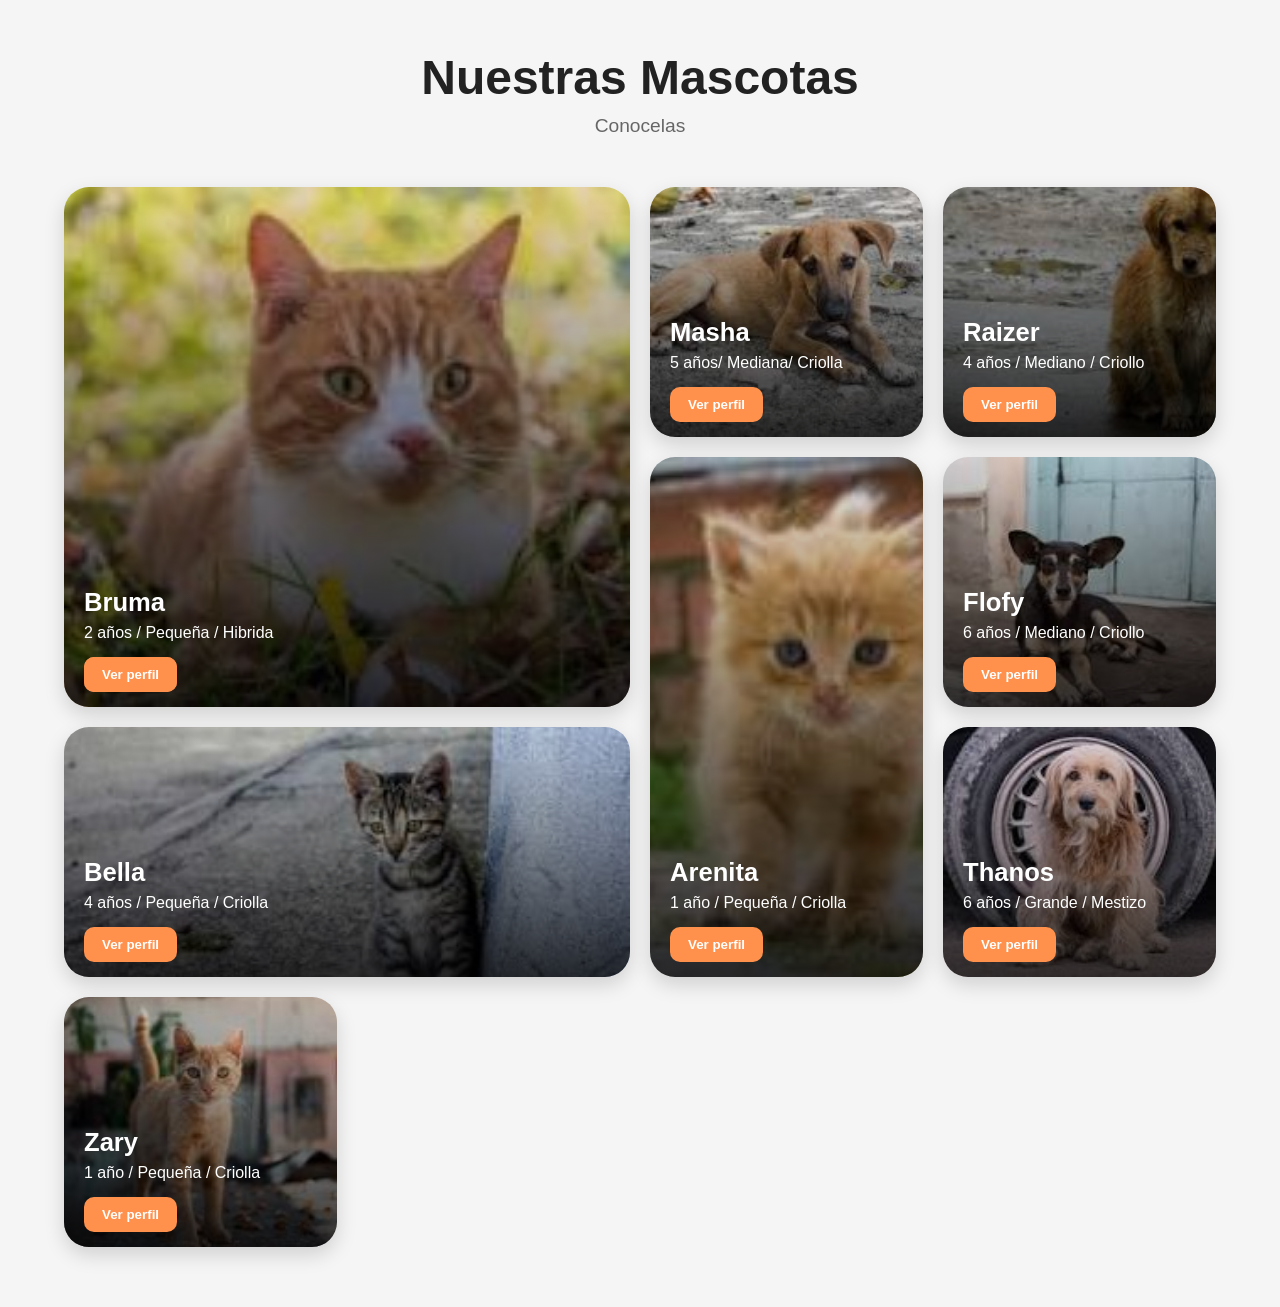
<file: galeria.html>
<!doctype html>
<html lang="es">
  <head>
    <meta charset="UTF-8" />
    <meta name="viewport" content="width=device-width, initial-scale=1.0" />
    <title>Nuestras Mascotas</title>
    <link rel="stylesheet" href="css/galeria.css" />
  </head>
  <body>
    <header>
      <h1>Nuestras Mascotas</h1>
      <p>Conocelas</p>
    </header>
    <main>
      <section id="contenedor-equipo">
        <article class="miembro">
          <img src="img/Bruma.jfif" alt="Bruma" />
          <h2>Bruma</h2>
          <h3>2 años / Pequeña / Hibrida</h3>
          <button>Ver perfil</button>
          <a href="bruma.html">
            <button>Ver perfil</button>
          </a>
        </article>
        <article class="miembro">
          <img src="img/Masha.jfif" alt="Masha" />
          <h2>Masha</h2>
          <h3>5 años/ Mediana/ Criolla</h3>
          <a href="masha.html"><button>Ver perfil</button></a>
        </article>
        <article class="miembro">
          <img src="img/Raizer.jfif" alt="Raizer" />
          <h2>Raizer</h2>
          <h3>4 años / Mediano / Criollo</h3>
          <a href="raizer.html"><button>Ver perfil</button></a>
        </article>
        <article class="miembro">
          <img src="img/Arenita.jfif" alt="Arenita" />
          <h2>Arenita</h2>
          <h3>1 año / Pequeña / Criolla</h3>
          <a href="arenita.html"><button>Ver perfil</button></a>
        </article>
        <article class="miembro">
          <img src="img/Flofy.jfif" alt="Flofy" />
          <h2>Flofy</h2>
          <h3>6 años / Mediano / Criollo</h3>
          <a href="flofy.html"><button>Ver perfil</button></a>
        </article>
        <article class="miembro">
          <img src="img/Bella.jfif" alt="Bella" />
          <h2>Bella</h2>
          <h3>4 años / Pequeña / Criolla</h3>
          <a href="bella.html"><button>Ver perfil</button></a>
        </article>
        <article class="miembro">
          <img src="img/Thanos.jfif" alt="Thanos" />
          <h2>Thanos</h2>
          <h3>6 años / Grande / Mestizo</h3>
          <a href="thanos.html"><button>Ver perfil</button></a>
        </article>
        <article class="miembro">
          <img src="img/Zary.jfif" alt="Zary" />
          <h2>Zary</h2>
          <h3>1 año / Pequeña / Criolla</h3>
          <a href="zary.html"><button>Ver perfil</button></a>
        </article>
      </section>
    </main>
  </body>
</html>
</file>
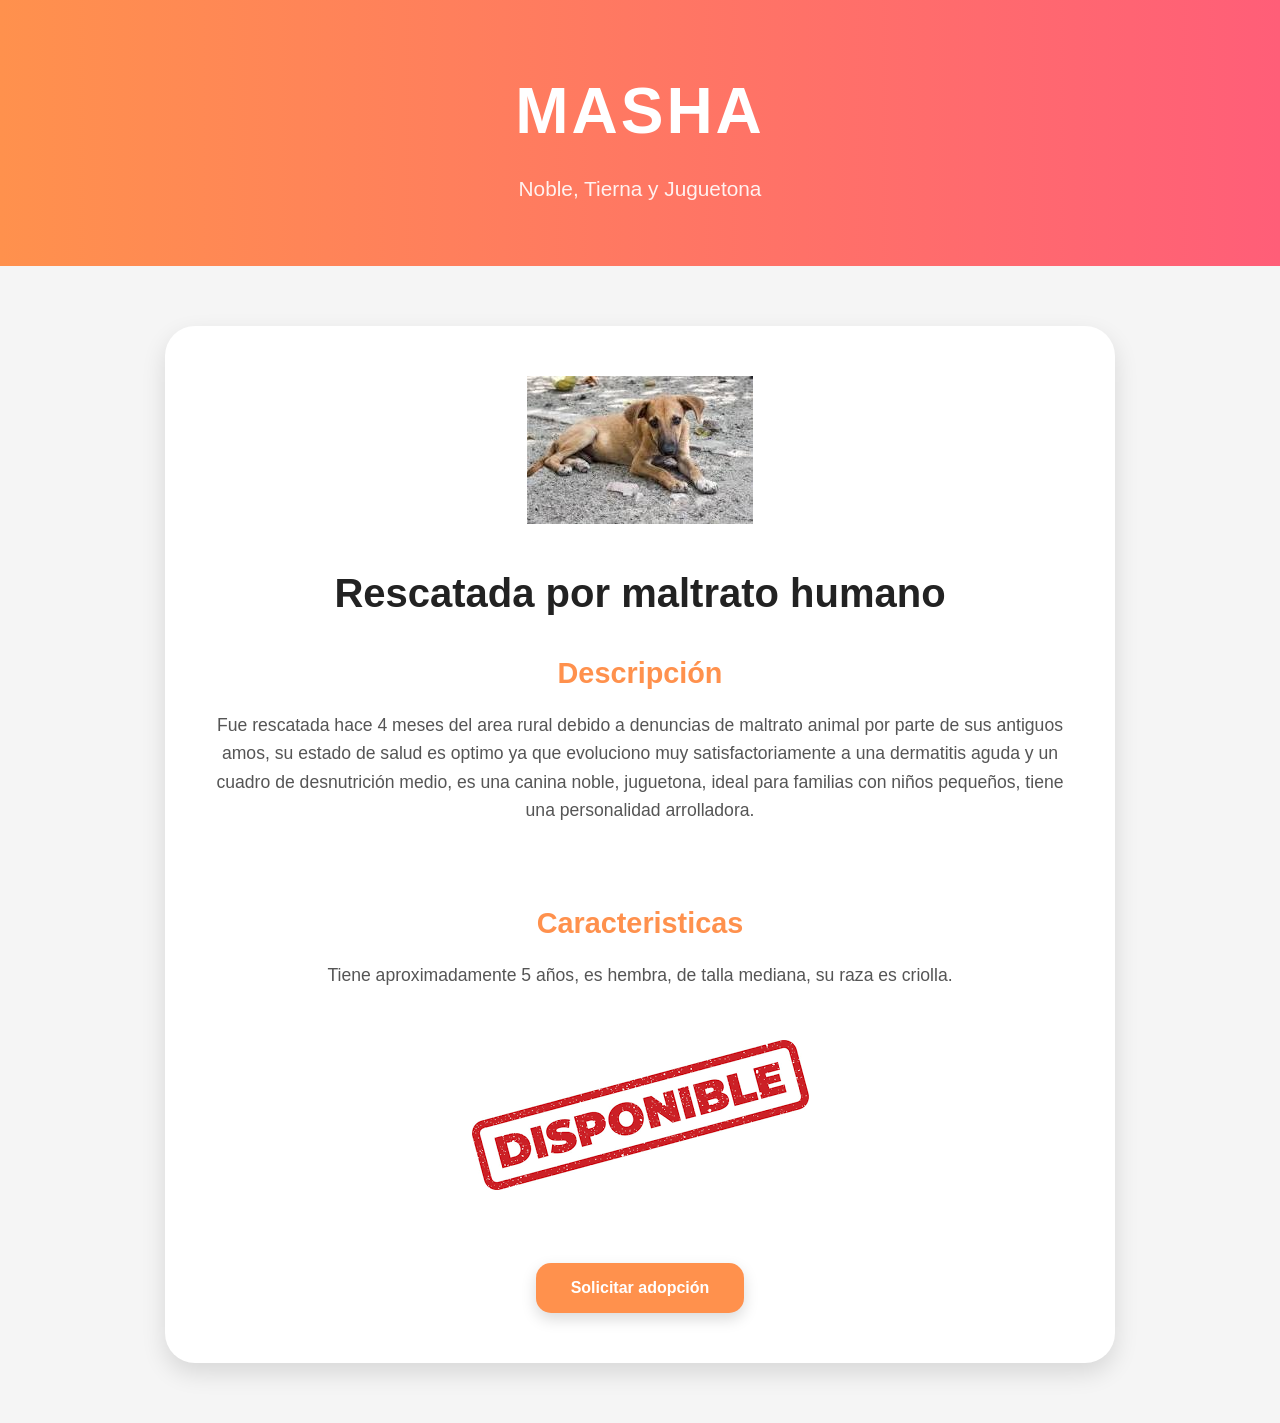
<file: masha.html>
<!doctype html>
<html lang="es">
  <head>
    <meta charset="UTF-8" />
    <meta name="viewport" content="width=device-width, initial-scale=1.0" />
    <title>MASHA</title>
    <link rel="stylesheet" href="css/animales.css" />
  </head>
  <body>
    <header>
      <h1>MASHA</h1>
      <p>Noble, Tierna y Juguetona</p>
    </header>
    <section class="home" id="home">
      <div class="home-content">
        <div id="logo-img">
          <img id="Masha" src="img/Masha.jfif" alt="MASHA" />
        </div>
        <h1>Rescatada por maltrato humano</h1>
        <h2>Descripción</h2>
        <p>
          Fue rescatada hace 4 meses del area rural debido a denuncias de
          maltrato animal por parte de sus antiguos amos, su estado de salud es
          optimo ya que evoluciono muy satisfactoriamente a una dermatitis aguda
          y un cuadro de desnutrición medio, es una canina noble, juguetona,
          ideal para familias con niños pequeños, tiene una personalidad
          arrolladora.
        </p>
        <br />
        <br />
        <h2>Caracteristicas</h2>
        <p>
          Tiene aproximadamente 5 años, es hembra, de talla mediana, su raza es
          criolla.
        </p>
        <br />
        <br />
        <div id="logo-img">
          <img id="disponible" src="img/disponible.png" alt="DISPONIBLE" />
        </div>
        <a href="adoptame.html">
          <button>Solicitar adopción</button>
        </a>
      </div>
    </section>
  </body>
</html>
</file>
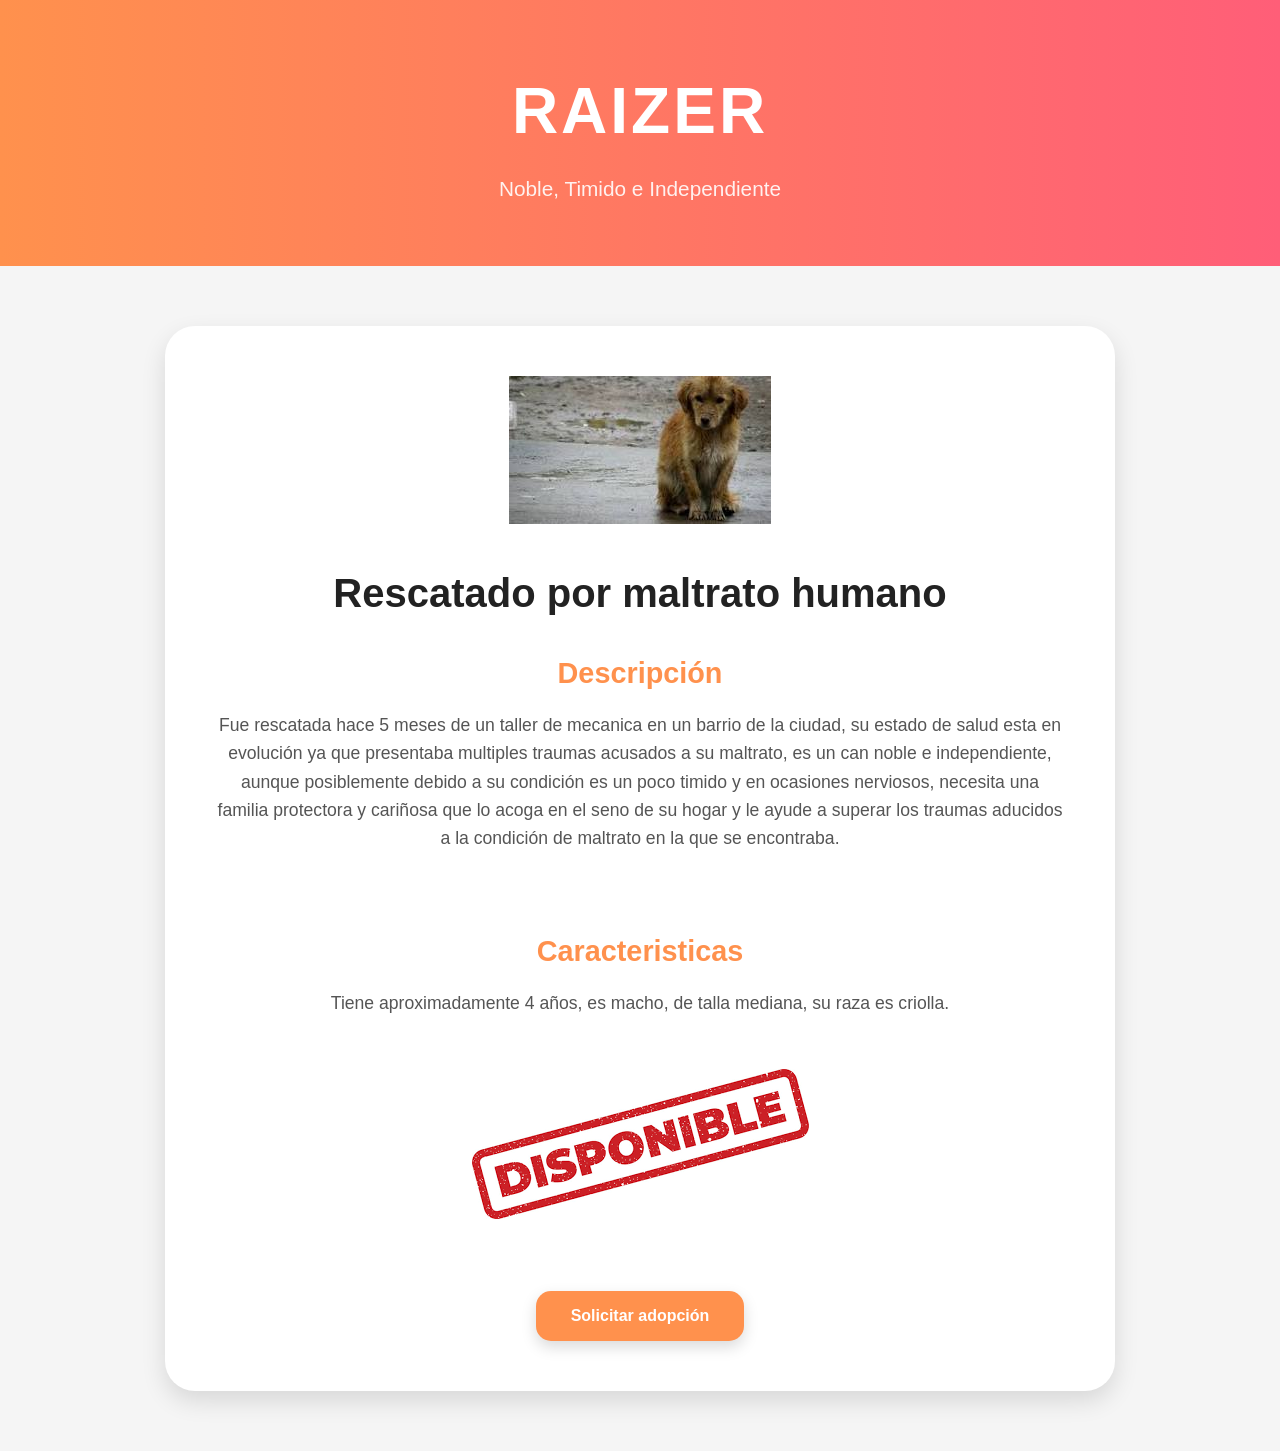
<file: raizer.html>
<!doctype html>
<html lang="es">
  <head>
    <meta charset="UTF-8" />
    <meta name="viewport" content="width=device-width, initial-scale=1.0" />
    <title>RAIZER</title>
    <link rel="stylesheet" href="css/animales.css" />
  </head>
  <body>
    <header>
      <h1>RAIZER</h1>
      <p>Noble, Timido e Independiente</p>
    </header>
    <section class="home" id="home">
      <div class="home-content">
        <div id="logo-img">
          <img id="Raizer" src="img/Raizer.jfif" alt="RAIZER" />
        </div>
        <h1>Rescatado por maltrato humano</h1>
        <h2>Descripción</h2>
        <p>
          Fue rescatada hace 5 meses de un taller de mecanica en un barrio de la
          ciudad, su estado de salud esta en evolución ya que presentaba
          multiples traumas acusados a su maltrato, es un can noble e
          independiente, aunque posiblemente debido a su condición es un poco
          timido y en ocasiones nerviosos, necesita una familia protectora y
          cariñosa que lo acoga en el seno de su hogar y le ayude a superar los
          traumas aducidos a la condición de maltrato en la que se encontraba.
        </p>
        <br />
        <br />
        <h2>Caracteristicas</h2>
        <p>
          Tiene aproximadamente 4 años, es macho, de talla mediana, su raza es
          criolla.
        </p>
        <br />
        <br />
        <div id="logo-img">
          <img id="disponible" src="img/disponible.png" alt="DISPONIBLE" />
        </div>
        <a href="adoptame.html">
          <button>Solicitar adopción</button>
        </a>
      </div>
    </section>
  </body>
</html>
</file>
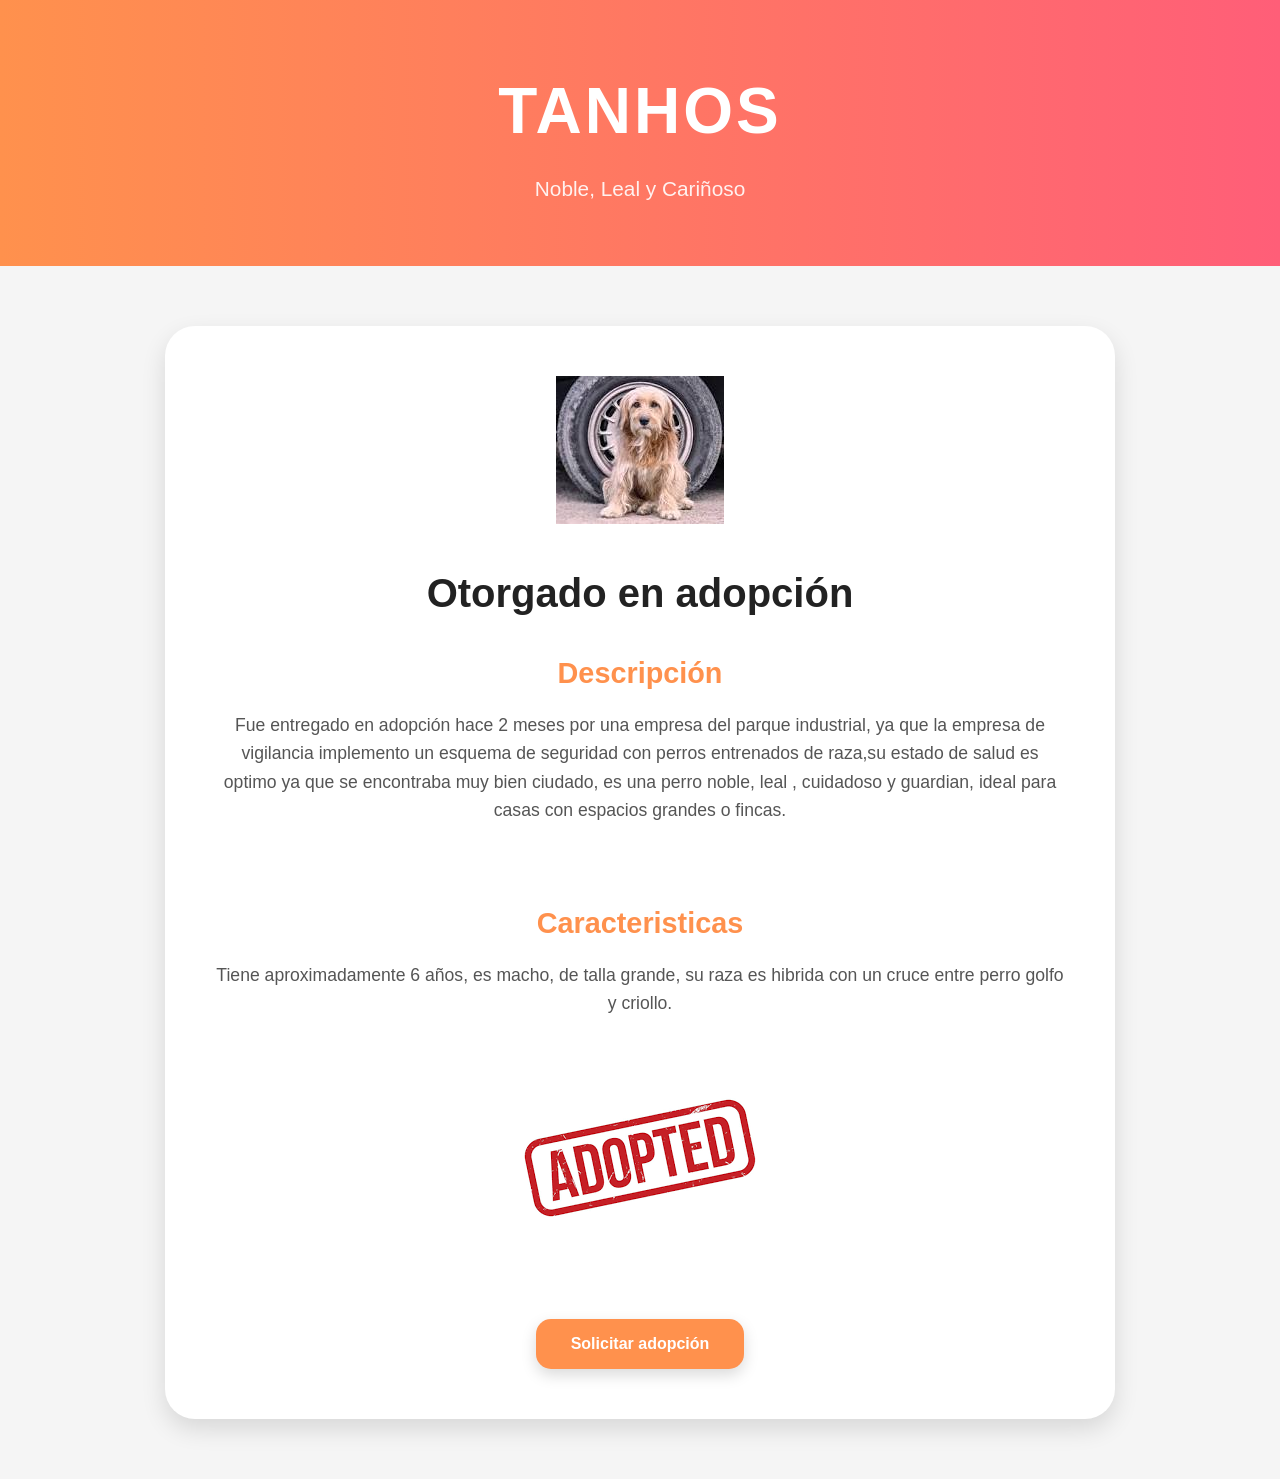
<file: thanos.html>
<!doctype html>
<html lang="es">
  <head>
    <meta charset="UTF-8" />
    <meta name="viewport" content="width=device-width, initial-scale=1.0" />
    <title>THANOS</title>
    <link rel="stylesheet" href="css/animales.css" />
  </head>
  <body>
    <header>
      <h1>TANHOS</h1>
      <p>Noble, Leal y Cariñoso</p>
    </header>
    <section class="home" id="home">
      <div class="home-content">
        <div id="logo-img">
          <img id="Thanos" src="img/Thanos.jfif" alt="THANOS" />
        </div>
        <h1>Otorgado en adopción</h1>
        <h2>Descripción</h2>
        <p>
          Fue entregado en adopción hace 2 meses por una empresa del parque
          industrial, ya que la empresa de vigilancia implemento un esquema de
          seguridad con perros entrenados de raza,su estado de salud es optimo
          ya que se encontraba muy bien ciudado, es una perro noble, leal ,
          cuidadoso y guardian, ideal para casas con espacios grandes o fincas.
        </p>
        <br />
        <br />
        <h2>Caracteristicas</h2>
        <p>
          Tiene aproximadamente 6 años, es macho, de talla grande, su raza es
          hibrida con un cruce entre perro golfo y criollo.
        </p>
        <br />
        <br />
        <div id="logo-img">
          <img id="adoptada" src="img/adopted.png" alt="adoptada" />
        </div>
        <a href="adoptame.html">
          <button>Solicitar adopción</button>
        </a>
      </div>
    </section>
  </body>
</html>
</file>
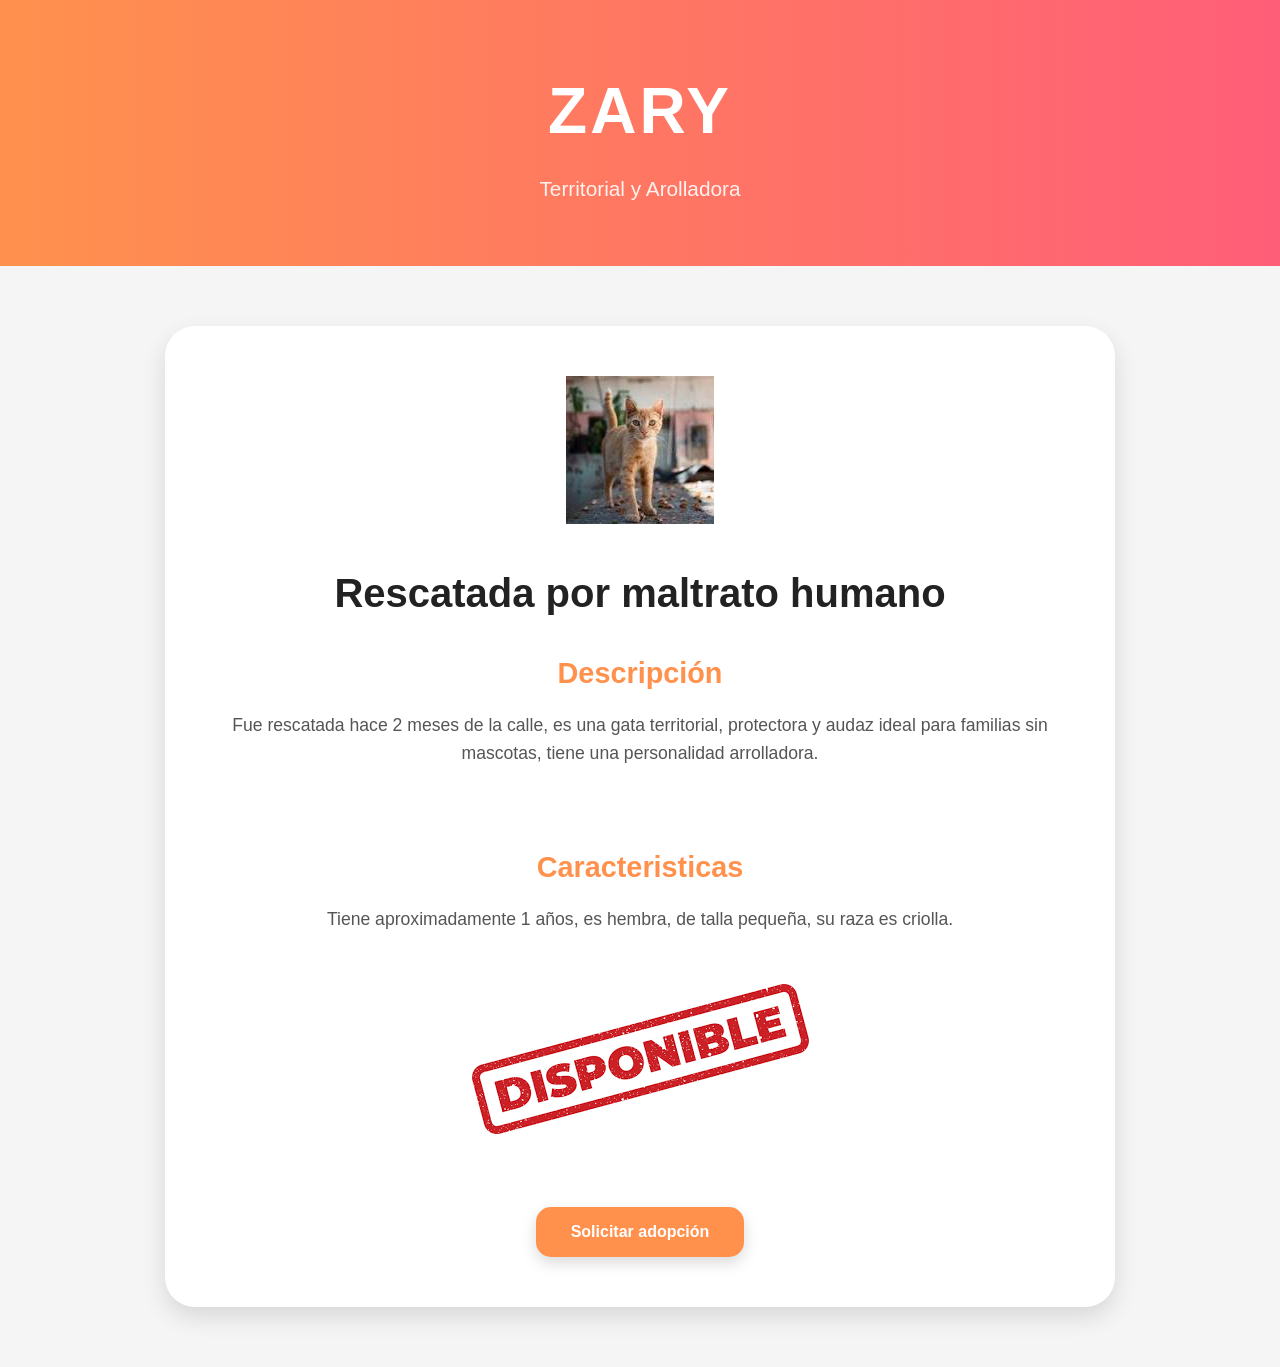
<file: zary.html>
<!doctype html>
<html lang="es">
  <head>
    <meta charset="UTF-8" />
    <meta name="viewport" content="width=device-width, initial-scale=1.0" />
    <title>ZARY</title>
    <link rel="stylesheet" href="css/animales.css" />
  </head>
  <body>
    <header>
      <h1>ZARY</h1>
      <p>Territorial y Arolladora</p>
    </header>
    <section class="home" id="home">
      <div class="home-content">
        <div id="logo-img">
          <img id="Zary" src="img/Zary.jfif" alt="ZARY" />
        </div>
        <h1>Rescatada por maltrato humano</h1>
        <h2>Descripción</h2>
        <p>
          Fue rescatada hace 2 meses de la calle, es una gata territorial,
          protectora y audaz ideal para familias sin mascotas, tiene una
          personalidad arrolladora.
        </p>
        <br />
        <br />
        <h2>Caracteristicas</h2>
        <p>
          Tiene aproximadamente 1 años, es hembra, de talla pequeña, su raza es
          criolla.
        </p>
        <br />
        <br />
        <div id="logo-img">
          <img id="disponible" src="img/disponible.png" alt="DISPONIBLE" />
        </div>
        <a href="adoptame.html">
          <button>Solicitar adopción</button>
        </a>
      </div>
    </section>
  </body>
</html>
</file>
<file: css/styles.css>
/* ===== RESET ===== */
* {
  margin: 0;
  padding: 0;
  box-sizing: border-box;
}

/* ===== BODY ===== */
body {
  font-family: Arial, Helvetica, sans-serif;
  background: #f8fff8;
  color: #333;
}

/* ===== HEADER ===== */
header {
  width: 100%;
  background: #7bb661;
  padding: 18px 0;
  position: fixed;
  top: 0;
  z-index: 1000;
  box-shadow: 0 2px 10px rgba(0, 0, 0, 0.1);
}

/* ===== NAV ===== */
nav ul {
  display: flex;
  justify-content: center;
  align-items: center;
  gap: 35px;
  list-style: none;
}

.a-encabezado {
  text-decoration: none;
  color: white;
  font-weight: bold;
  transition: 0.3s;
}

.a-encabezado:hover {
  color: #ffe082;
  transform: scale(1.05);
}

/* ===== HOME ===== */
.home {
  min-height: 100vh;
  display: flex;
  justify-content: center;
  align-items: center;
  padding: 120px 20px 50px;
  background: linear-gradient(135deg, #f1fff1, #d8f3dc);
}

/* ===== CONTENIDO ===== */
.home-content {
  text-align: center;
  max-width: 800px;
}

/* ===== LOGO ===== */
#logo_img {
  width: 250px;
  margin-bottom: 20px;
  animation: flotar 3s ease-in-out infinite;
}

/* ===== TITULO ===== */
.home-content h1 {
  font-size: 3rem;
  color: #2d6a4f;
  margin-bottom: 20px;
}

/* ===== TEXTO ===== */
.home-content p {
  font-size: 1.2rem;
  line-height: 1.8;
  color: #555;
  margin-bottom: 35px;
}

.miembro {
  text-align: center;
}

.miembro img {
  width: 220px;
  height: 250px;
  object-fit: cover;
  border-radius: 15px;
}

.caption {
  margin-top: 10px;
  font-size: 18px;
  font-weight: bold;
  color: #ffffff;
  letter-spacing: 1px;
  animation: aparecer 1s ease-in-out;
}

/* ===== BOTONES ===== */
.home-buttons {
  display: flex;
  justify-content: center;
  gap: 20px;
}

.button {
  text-decoration: none;
  background: #52b788;
  color: white;
  padding: 14px 30px;
  border-radius: 40px;
  font-weight: bold;
  transition: 0.3s;
  box-shadow: 0 5px 15px rgba(0, 0, 0, 0.1);
}

/* TEXTO BOTONES */

.button:hover {
  background: #40916c;
  transform: translateY(-5px);
}

.destacados h2 {
  text-align: justify;
  line-height: 1.8;
  max-width: 900px;
  margin: auto;
}

.destacados-buttons {
  display: flex;
  justify-content: center;
  gap: 20px;
}

.testimonios {
  padding: 80px 10%;
  background: #f8fafc;
  text-align: center;
}

.testimonios h2 {
  font-size: 40px;
  margin-bottom: 10px;
  color: #2d6a4f;
  text-align: center;
}

.subtitulo {
  color: #64748b;
  margin-bottom: 50px;
  font-size: 18px;
}

.contenedor-testimonios {
  display: flex;
  gap: 30px;
  justify-content: center;
  flex-wrap: wrap;
}

.video-testimonio {
  display: flex;
  justify-content: center;
  align-items: center;
  margin: 40px auto;
  padding: 20px;
}

.video-testimonio video {
  width: 100%;
  max-width: 850px;
  border-radius: 25px;
}

.card-testimonio {
  background: white;
  width: 300px;
  padding: 30px 25px;
  border-radius: 20px;
  box-shadow: 0 8px 20px rgba(0, 0, 0, 0.08);

  transition: transform 0.3s ease;
}

.card-testimonio:hover {
  transform: translateY(-10px);
}

.card-testimonio img {
  width: 90px;
  height: 90px;
  border-radius: 50%;
  object-fit: cover;
  margin-bottom: 20px;
}

.card-testimonio h3 {
  margin-bottom: 15px;
  color: #1e293b;
}

.card-testimonio p {
  color: #475569;
  line-height: 1.6;
  font-size: 15px;
}

.adnorganizacional {
  background: #f9fafb;
  padding: 60px 25px;
}

/* TITULOS */
.adnorganizacional h1 {
  text-align: center;
  color: #2d6a4f;
}

.galeria h1 {
  text-align: center;
  color: #2d6a4f;
}

/* SECCIÓN CONTACTO */
.contacto {
  min-height: 100vh;
  padding: 80px 20px;
  background: linear-gradient(to bottom, #fff7f2, #ffffff);
  display: flex;
  justify-content: center;
  align-items: center;
}

/* CONTENEDOR */
#contacto {
  width: 100%;
  max-width: 700px;
  background: white;
  padding: 50px;
  border-radius: 25px;
  box-shadow: 0 10px 25px rgba(0, 0, 0, 0.1);
}

/* TITULO */
#contacto h2 {
  text-align: center;
  font-size: 2.8rem;
  color: #ff914d;
  margin-bottom: 30px;
}

/* FORMULARIO */
form {
  display: flex;
  flex-direction: column;
}

/* LABELS */
form label {
  margin-bottom: 8px;
  font-weight: 600;
  color: #333;
}

/* INPUTS */
form input[type="text"],
form input[type="email"],
form input[type="number"] {
  padding: 15px;
  border: 2px solid #ddd;
  border-radius: 12px;
  margin-bottom: 20px;
  font-size: 1rem;
  transition: 0.3s ease;
}

/* EFECTO FOCUS */
form input:focus {
  border-color: #ff914d;
  outline: none;
}

/* SEXO */
form h3 {
  margin-bottom: 15px;
  color: #444;
}

form input[type="radio"] {
  margin-right: 10px;
  margin-left: 10px;
  transform: scale(1.2);
}

/* COMENTARIOS */
#comentarios {
  height: 120px;
}

/* BOTÓN */
form input[type="submit"] {
  margin-top: 30px;
  padding: 18px;
  border: none;
  border-radius: 15px;
  background: #ff914d;
  color: white;
  font-size: 1rem;
  font-weight: bold;
  cursor: pointer;
  transition: 0.3s ease;
}

form input[type="submit"]:hover {
  background: #ff7722;
  transform: translateY(-4px);
}

footer {
  background: #111827;
  color: white;
  text-align: center;
  padding: 30px 20px;
  margin-top: 50px;
  display: flex;
  flex-direction: column;
  align-items: center;
  justify-content: center;
  gap: 10px;
  border-top: 4px solid #ff914d;
  box-shadow: 0 -5px 15px rgba(0, 0, 0, 0.2);
  font-size: 16px;
  letter-spacing: 1px;
}

footer p {
  margin: 0;
  font-size: 15px;
}

/* ENLACE */
footer a {
  color: #ff914d;
  text-decoration: none;
  font-weight: bold;
  transition: 0.3s ease;
}

footer a:hover {
  color: #ffb380;
  text-shadow: 0 0 10px rgba(255, 94, 120, 0.7);
}

/* ===== ANIMACION ===== */
@keyframes flotar {
  0% {
    transform: translateY(0px);
  }

  50% {
    transform: translateY(-12px);
  }

  100% {
    transform: translateY(0px);
  }
}

@keyframes aparecer {
  0% {
    opacity: 0;
  }

  20% {
    opacity: 1;
  }

  40% {
    opacity: 0;
  }

  100% {
    opacity: 0;
  }
}

/* =========================
   RESPONSIVE DESIGN
========================= */

/* ---------- Tablets ---------- */
@media (max-width: 1024px) {
  nav ul {
    flex-wrap: wrap;
    justify-content: center;
    gap: 15px;
  }

  .home-content h1 {
    font-size: 42px;
    text-align: center;
  }

  .home-content p {
    font-size: 18px;
    text-align: center;
    padding: 0 20px;
  }

  .home-buttons,
  .destacados-buttons {
    display: flex;
    flex-wrap: wrap;
    justify-content: center;
    gap: 15px;
  }

  .contenedor-testimonios {
    display: flex;
    flex-wrap: wrap;
    justify-content: center;
    gap: 20px;
  }

  .card-testomonio {
    width: 80%;
  }

  .carrousel-mascotas {
    display: flex;
    flex-wrap: wrap;
    justify-content: center;
    gap: 20px;
  }

  .miembro img {
    width: 220px;
    height: 250px;
  }
}

/* ---------- Celulares ---------- */
@media (max-width: 768px) {
  header {
    padding: 15px;
  }

  nav ul {
    display: flex;
    flex-direction: column;
    align-items: center;
    gap: 15px;
  }

  .home-content {
    padding: 20px;
    text-align: center;
  }

  .home-content h1 {
    font-size: 32px;
    line-height: 1.2;
  }

  .home-content p {
    font-size: 16px;
  }

  #logo_img {
    width: 180px;
  }

  .home-buttons,
  .destacados-buttons {
    flex-direction: column;
    align-items: center;
  }

  .button {
    width: 80%;
    text-align: center;
  }

  .carrousel-mascotas {
    display: flex;
    flex-direction: column;
    align-items: center;
  }

  .miembro img {
    width: 90%;
    max-width: 300px;
    height: auto;
  }

  .caption {
    font-size: 16px;
  }

  .contenedor-testimonios {
    display: flex;
    flex-direction: column;
    align-items: center;
  }

  .card-testomonio {
    width: 90%;
    padding: 20px;
  }

  .adnorganizacional h1,
  .adnorganizacional h2,
  .destacados h1,
  .destacados h2,
  .testimonios h2 {
    text-align: center;
    padding: 0 15px;
  }

  @media (max-width: 768px) {
    .video-testimonio {
      padding: 10px;
    }

    .video-testimonio video {
      border-radius: 15px;
    }

    .adnorganizacional {
      padding: 40px 15px;
    }

    .adnorganizacional h1 {
      font-size: 2rem;
    }

    .adnorganizacional h2 {
      font-size: 1rem;
      line-height: 1.7;
      padding: 15px;
    }
  }

  form {
    width: 95%;
    margin: auto;
  }

  input,
  textarea {
    width: 100%;
    margin-bottom: 15px;
  }

  footer {
    text-align: center;
    padding: 20px;
  }
}

/* ---------- Pantallas grandes ---------- */
@media (min-width: 1440px) {
  .home-content,
  .destacados,
  .adnorganizacional,
  .contacto {
    max-width: 1400px;
    margin: auto;
  }

  .contenedor-testimonios {
    gap: 40px;
  }

  .card-testomonio {
    width: 350px;
  }
}
</file>
<file: css/carrousel.css>
.home-carrousel {
  width: 100%;
  padding: 40px;
  text-align: center;
  overflow: hidden;
  background: #fff8f0;
}

.carrousel-mascotas {
  position: relative;
  width: 300px;
  height: 400px;
  margin: auto;
}

.miembro {
  position: absolute;
  width: 100%;
  opacity: 0;
  animation: carrusel 24s infinite;
}

.miembro img {
  width: 100%;
  height: 320px;
  object-fit: cover;
  border-radius: 20px;
}

.miembro h2 {
  margin-top: 10px;
  font-size: 1.5rem;
  color: #333;
}

/* TIEMPOS DE CADA IMAGEN */
.miembro:nth-child(1) {
  animation-delay: 0s;
}

.miembro:nth-child(2) {
  animation-delay: 3s;
}

.miembro:nth-child(3) {
  animation-delay: 6s;
}

.miembro:nth-child(4) {
  animation-delay: 9s;
}

.miembro:nth-child(5) {
  animation-delay: 12s;
}

.miembro:nth-child(6) {
  animation-delay: 15s;
}

.miembro:nth-child(7) {
  animation-delay: 18s;
}

.miembro:nth-child(8) {
  animation-delay: 21s;
}

/* ANIMACIÓN */
@keyframes carrusel {
  0% {
    opacity: 0;
    transform: scale(0.95);
  }

  5% {
    opacity: 1;
    transform: scale(1);
  }

  20% {
    opacity: 1;
    transform: scale(1);
  }

  25% {
    opacity: 0;
    transform: scale(1.05);
  }

  100% {
    opacity: 0;
  }
}
</file>
<file: css/adoptame.css>
/* SECCIÓN */
.form-adopcion {
  padding: 80px 20px;
  background: #f5f5f5;
  display: flex;
  justify-content: center;
}

/* CONTENEDOR */
.contenedor-formulario {
  width: 100%;
  max-width: 700px;
  background: white;
  padding: 50px;
  border-radius: 25px;
  box-shadow: 0 10px 25px rgba(0, 0, 0, 0.1);
}

/* TITULOS */
.contenedor-formulario h1 {
  text-align: center;
  font-size: 2.8rem;
  color: #ff914d;
  margin-bottom: 10px;
}

.contenedor-formulario p {
  text-align: center;
  color: #666;
  margin-bottom: 40px;
}

/* INPUTS */
.grupo-formulario {
  display: flex;
  flex-direction: column;
  margin-bottom: 25px;
}

.grupo-formulario label {
  margin-bottom: 10px;
  font-weight: 600;
  color: #333;
}

.grupo-formulario input,
.grupo-formulario select,
.grupo-formulario textarea {
  padding: 15px;
  border: 2px solid #ddd;
  border-radius: 12px;
  font-size: 1rem;
  transition: 0.3s ease;
}

/* EFECTO FOCUS */
.grupo-formulario input:focus,
.grupo-formulario select:focus,
.grupo-formulario textarea:focus {
  border-color: #ff914d;
  outline: none;
}

/* TEXTAREA */
textarea {
  resize: none;
  min-height: 140px;
}

/* CHECKBOX */
.checkbox {
  display: flex;
  align-items: center;
  gap: 10px;
  margin-bottom: 30px;
}

/* BOTÓN */
button {
  width: 100%;
  padding: 18px;
  border: none;
  border-radius: 15px;
  background: #ff914d;
  color: white;
  font-size: 1rem;
  font-weight: bold;
  cursor: pointer;
  transition: 0.3s ease;
}

button:hover {
  background: #ff7722;
  transform: translateY(-3px);
}

/* RESPONSIVE */
@media (max-width: 768px) {
  .contenedor-formulario {
    padding: 30px 20px;
  }

  .contenedor-formulario h1 {
    font-size: 2rem;
  }
}
</file>
<file: css/animales.css>
/* RESET */
* {
  margin: 0;
  padding: 0;
  box-sizing: border-box;
}

/* BODY */
body {
  font-family: "Poppins", sans-serif;
  background: #f5f5f5;
  color: #333;
  line-height: 1.6;
}

/* HEADER */
header {
  background: linear-gradient(to right, #ff914d, #ff5e78);
  color: white;
  text-align: center;
  padding: 60px 20px;
}

header h1 {
  font-size: 4rem;
  letter-spacing: 3px;
  margin-bottom: 10px;
}

header p {
  font-size: 1.3rem;
  opacity: 0.9;
}

/* SECCIÓN PRINCIPAL */
.home {
  padding: 60px 20px;
  display: flex;
  justify-content: center;
}

.home-content {
  max-width: 1100px;
  background: white;
  border-radius: 30px;
  padding: 50px;
  box-shadow: 0 10px 25px rgba(0, 0, 0, 0.12);
  text-align: center;
}

/* IMAGEN */
#logo-img {
  margin-bottom: 30px;
}

#Bruma {
  width: 350px;
  max-width: 100%;
  height: 350px;
  object-fit: cover;
  border-radius: 25px;
  box-shadow: 0 8px 20px rgba(0, 0, 0, 0.15);
  transition: 0.4s ease;
}

#Bruma:hover {
  transform: scale(1.03);
}

/* TITULOS */
.home-content h1 {
  font-size: 2.5rem;
  color: #222;
  margin-bottom: 20px;
}

.home-content h2 {
  font-size: 1.8rem;
  color: #ff914d;
  margin-top: 25px;
  margin-bottom: 15px;
}

/* TEXTOS */
.home-content p {
  font-size: 1.1rem;
  color: #555;
  max-width: 850px;
  margin: auto;
}

/* BOTÓN */
.home-content a {
  text-decoration: none;
}

.home-content button {
  margin-top: 35px;
  padding: 16px 35px;
  border: none;
  border-radius: 15px;
  background: #ff914d;
  color: white;
  font-size: 1rem;
  font-weight: bold;
  cursor: pointer;
  transition: 0.3s ease;
  box-shadow: 0 6px 15px rgba(0, 0, 0, 0.15);
}

.home-content button:hover {
  background: #ff7722;
  transform: translateY(-5px);
}

/* RESPONSIVE */
@media (max-width: 768px) {
  header h1 {
    font-size: 2.8rem;
  }

  .home-content {
    padding: 30px 20px;
  }

  .home-content h1 {
    font-size: 2rem;
  }

  .home-content h2 {
    font-size: 1.5rem;
  }

  #Bruma {
    width: 100%;
    height: auto;
  }
}
</file>
<file: css/fundacion.css>
* {
  margin: 0;
  padding: 0;
  box-sizing: border-box;
}

body {
  font-family: "Poppins", sans-serif;
  background-image: url("../img/patitasfelices.png.png");
  background-size: cover;
  background-position: center;
  background-repeat: no-repeat;
  color: #333;
}

/* HEADER */
header {
  text-align: center;
  padding: 50px 20px;
}

header h1 {
  font-size: 3rem;
  color: fuchsia;
  margin-bottom: 10px;
}

header p {
  color: blue;
  font-size: 1.2rem;
}

nav ul {
  display: flex;
  justify-content: center;
  align-items: center;
  gap: 35px;
  list-style: none;
}

.a-encabezado {
  text-decoration: none;
  color: green;
  font-weight: bold;
  transition: 0.3s;
}

.a-encabezado:hover {
  color: #ffe082;
  transform: scale(1.05);
}

#contenedor-equipo {
  width: 90%;
  max-width: 1400px;
  margin: auto;
  padding-bottom: 60px;

  display: grid;
  grid-template-columns: repeat(4, 1fr);
  grid-auto-rows: 250px;
  gap: 20px;
}

.miembro {
  position: relative;
  overflow: hidden;
  border-radius: 25px;
  box-shadow: 0 8px 20px rgba(0, 0, 0, 0.15);
  transition: 0.4s ease;
  cursor: pointer;
}

.miembro:hover {
  transform: scale(1.05);
}

.miembro img {
  width: 100%;
  height: 100%;
  object-fit: cover;
  transition: 0.4s ease;
}

.miembro:hover img {
  transform: scale(1.1);
}

/* INFORMACIÓN SUPERPUESTA */
.miembro h2,
.miembro h3,
.miembro p,
.miembro button {
  position: absolute;
  left: 20px;
  z-index: 2;
  color: white;
}

.miembro::before {
  content: "";
  position: absolute;
  inset: 0;
  background: linear-gradient(to top, rgba(0, 0, 0, 0.8), rgba(0, 0, 0, 0.1));
  z-index: 1;
}

.miembro h2 {
  bottom: 90px;
  font-size: 1.6rem;
}

.miembro h3 {
  bottom: 65px;
  font-size: 1rem;
  font-weight: 400;
}

.miembro p {
  bottom: 40px;
  font-size: 0.9rem;
}

.miembro button {
  bottom: 15px;
  padding: 10px 18px;
  border: none;
  border-radius: 10px;
  background: #ff914d;
  color: white;
  font-weight: bold;
  cursor: pointer;
  transition: 0.3s ease;
}

.miembro button:hover {
  background: #ff7722;
}

.perfil-button {
  display: inline-block;
  padding: 12px 20px;
  background: #ff914d;
  color: white;
  text-decoration: none;
  border-radius: 10px;
  font-weight: bold;
  transition: 0.3s ease;
}

.perfil-button:hover {
  background: #ff7722;
}

/* EFECTO COLLAGE */
.miembro:nth-child(1) {
  grid-column: span 2;
  grid-row: span 2;
}

.miembro:nth-child(4) {
  grid-row: span 2;
}

.miembro:nth-child(6) {
  grid-column: span 2;
}

.testimonios {
  padding: 80px 10%;
  background: #f8fafc;
  text-align: center;
}

.testimonios h2 {
  font-size: 40px;
  margin-bottom: 10px;
  color: #2d6a4f;
  text-align: center;
}

.subtitulo {
  color: #64748b;
  margin-bottom: 50px;
  font-size: 18px;
}

.contenedor-testimonios {
  display: flex;
  gap: 30px;
  justify-content: center;
  flex-wrap: wrap;
}

.video-testimonio {
  display: flex;
  justify-content: center;
  align-items: center;
  margin: 40px auto;
  padding: 20px;
}

.video-testimonio video {
  width: 100%;
  max-width: 850px;
  border-radius: 25px;
}

.card-testimonio {
  background: white;
  width: 300px;
  padding: 30px 25px;
  border-radius: 20px;
  box-shadow: 0 8px 20px rgba(0, 0, 0, 0.08);

  transition: transform 0.3s ease;
}

.card-testimonio:hover {
  transform: translateY(-10px);
}

.card-testimonio img {
  width: 90px;
  height: 90px;
  border-radius: 50%;
  object-fit: cover;
  margin-bottom: 20px;
}

.card-testimonio h3 {
  margin-bottom: 15px;
  color: #1e293b;
}

.card-testimonio p {
  color: #475569;
  line-height: 1.6;
  font-size: 15px;
}

/* TABLET */
@media (max-width: 900px) {
  #contenedor-equipo {
    grid-template-columns: repeat(2, 1fr);
  }

  .miembro:nth-child(1),
  .miembro:nth-child(4),
  .miembro:nth-child(6) {
    grid-column: span 1;
    grid-row: span 1;
  }
}

/* Celulares */
@media screen and (max-width: 768px) {
  body {
    font-size: 14px;
  }
  #contenedor-equipo {
    grid-template-columns: 1fr;
  }
}

/*Tablets */
@media screen and (min-width: 769px) and (max-width: 1024px) {
  body {
    font-size: 16px;
  }
  #contenedor-equipo {
    grid-template-columns: 2fr;
  }
}

@media screen and (min-width: 1025px) {
  body {
    font-size: 18px;
  }
  #contenedor-equipo {
    grid-template-columns: 3fr;
  }
}
</file>
<file: css/galeria.css>
/* RESET */
* {
  margin: 0;
  padding: 0;
  box-sizing: border-box;
}

/* BODY */
body {
  font-family: "Poppins", sans-serif;
  background: #f5f5f5;
  color: #333;
}

/* HEADER */
header {
  text-align: center;
  padding: 50px 20px;
}

header h1 {
  font-size: 3rem;
  color: #222;
  margin-bottom: 10px;
}

header p {
  color: #666;
  font-size: 1.2rem;
}

/* COLLAGE / GRID */
#contenedor-equipo {
  width: 90%;
  max-width: 1400px;
  margin: auto;
  padding-bottom: 60px;

  display: grid;
  grid-template-columns: repeat(4, 1fr);
  grid-auto-rows: 250px;
  gap: 20px;
}

/* TARJETAS */
.miembro {
  position: relative;
  overflow: hidden;
  border-radius: 25px;
  box-shadow: 0 8px 20px rgba(0, 0, 0, 0.15);
  transition: 0.4s ease;
  cursor: pointer;
}

/* EFECTO HOVER */
.miembro:hover {
  transform: scale(1.03);
}

/* IMAGEN */
.miembro img {
  width: 100%;
  height: 100%;
  object-fit: cover;
  transition: 0.4s ease;
}

.miembro:hover img {
  transform: scale(1.1);
}

/* INFORMACIÓN SUPERPUESTA */
.miembro h2,
.miembro h3,
.miembro p,
.miembro button {
  position: absolute;
  left: 20px;
  z-index: 2;
  color: white;
}

.miembro::before {
  content: "";
  position: absolute;
  inset: 0;
  background: linear-gradient(to top, rgba(0, 0, 0, 0.8), rgba(0, 0, 0, 0.1));
  z-index: 1;
}

.miembro h2 {
  bottom: 90px;
  font-size: 1.6rem;
}

.miembro h3 {
  bottom: 65px;
  font-size: 1rem;
  font-weight: 400;
}

.miembro p {
  bottom: 40px;
  font-size: 0.9rem;
}

.miembro button {
  bottom: 15px;
  padding: 10px 18px;
  border: none;
  border-radius: 10px;
  background: #ff914d;
  color: white;
  font-weight: bold;
  cursor: pointer;
  transition: 0.3s ease;
}

.miembro button:hover {
  background: #ff7722;
}

.perfil-button {
  display: inline-block;
  padding: 12px 20px;
  background: #ff914d;
  color: white;
  text-decoration: none;
  border-radius: 10px;
  font-weight: bold;
  transition: 0.3s ease;
}

.perfil-button:hover {
  background: #ff7722;
}

/* EFECTO COLLAGE */
.miembro:nth-child(1) {
  grid-column: span 2;
  grid-row: span 2;
}

.miembro:nth-child(4) {
  grid-row: span 2;
}

.miembro:nth-child(6) {
  grid-column: span 2;
}

/* TABLET */
@media (max-width: 900px) {
  #contenedor-equipo {
    grid-template-columns: repeat(2, 1fr);
  }

  .miembro:nth-child(1),
  .miembro:nth-child(4),
  .miembro:nth-child(6) {
    grid-column: span 1;
    grid-row: span 1;
  }
}

/* MOBILE */
@media (max-width: 600px) {
  #contenedor-equipo {
    grid-template-columns: 1fr;
  }

  header h1 {
    font-size: 2.2rem;
  }
}
</file>
